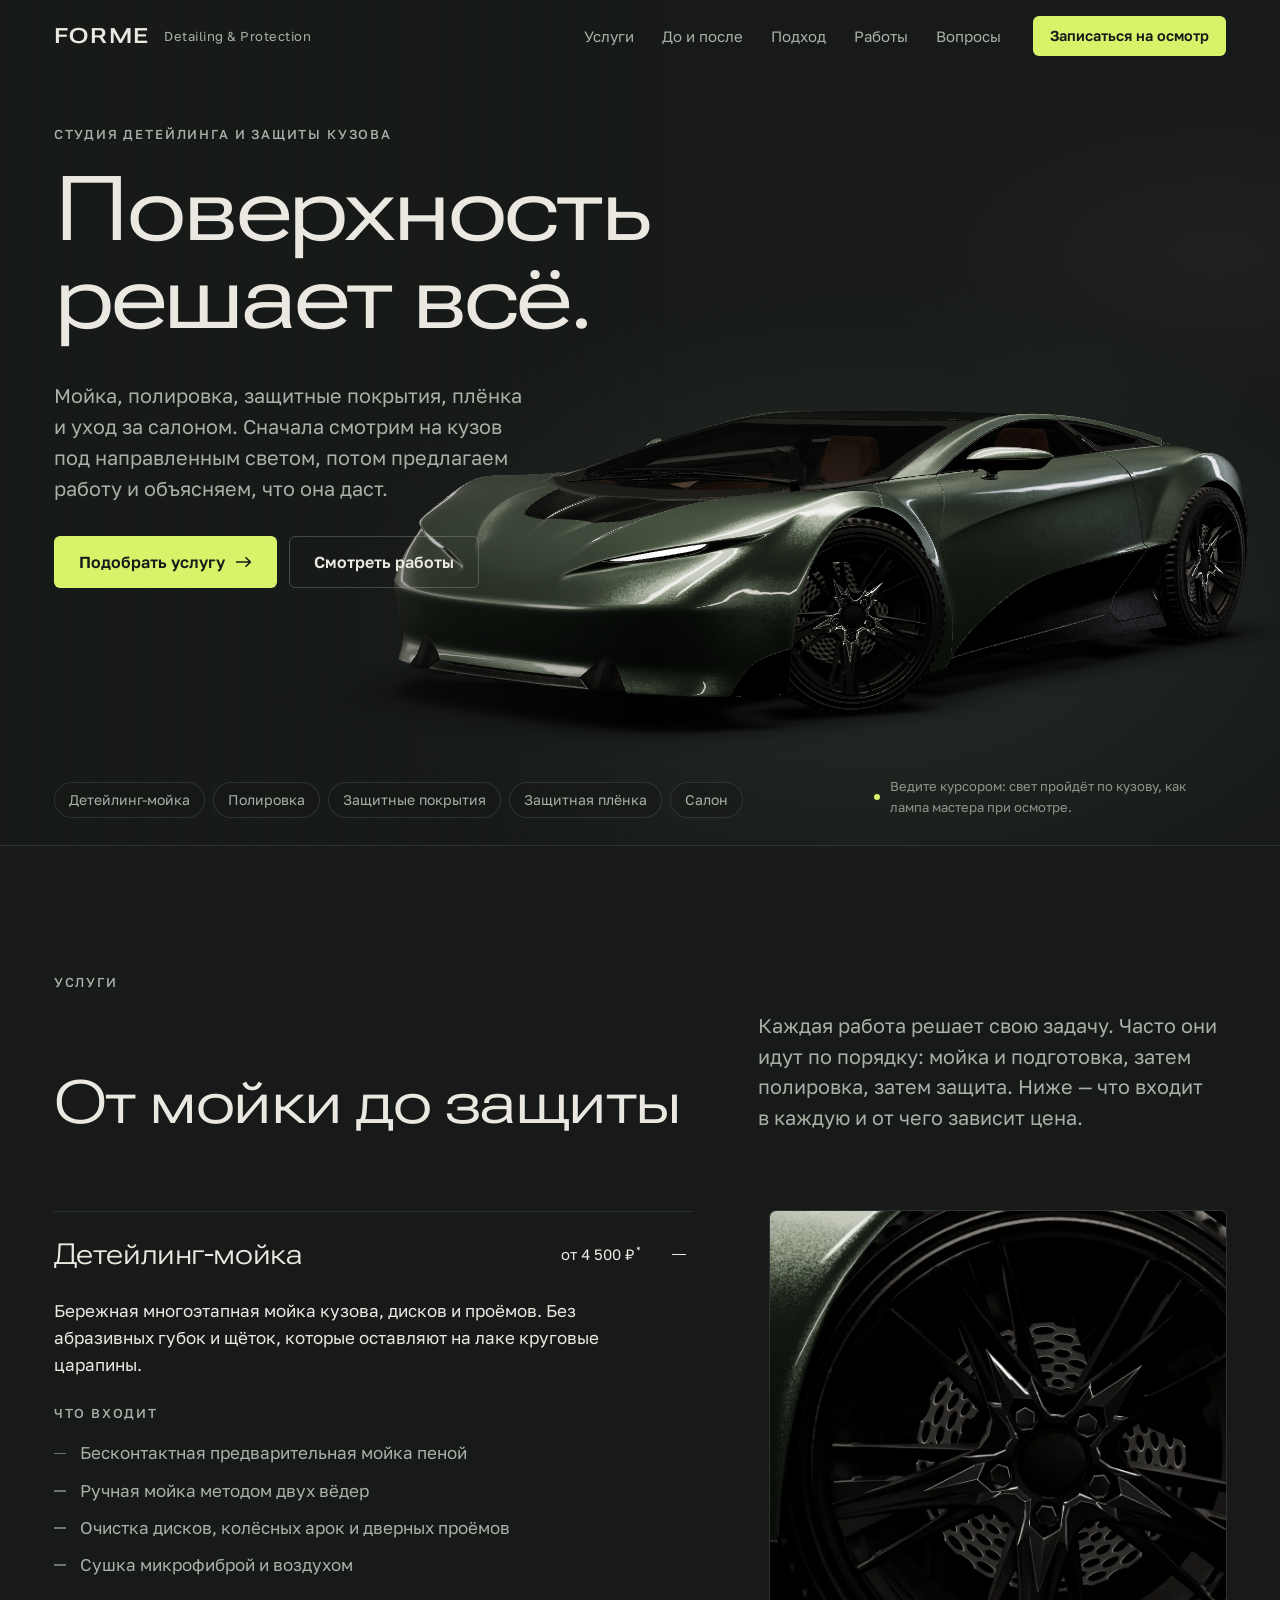
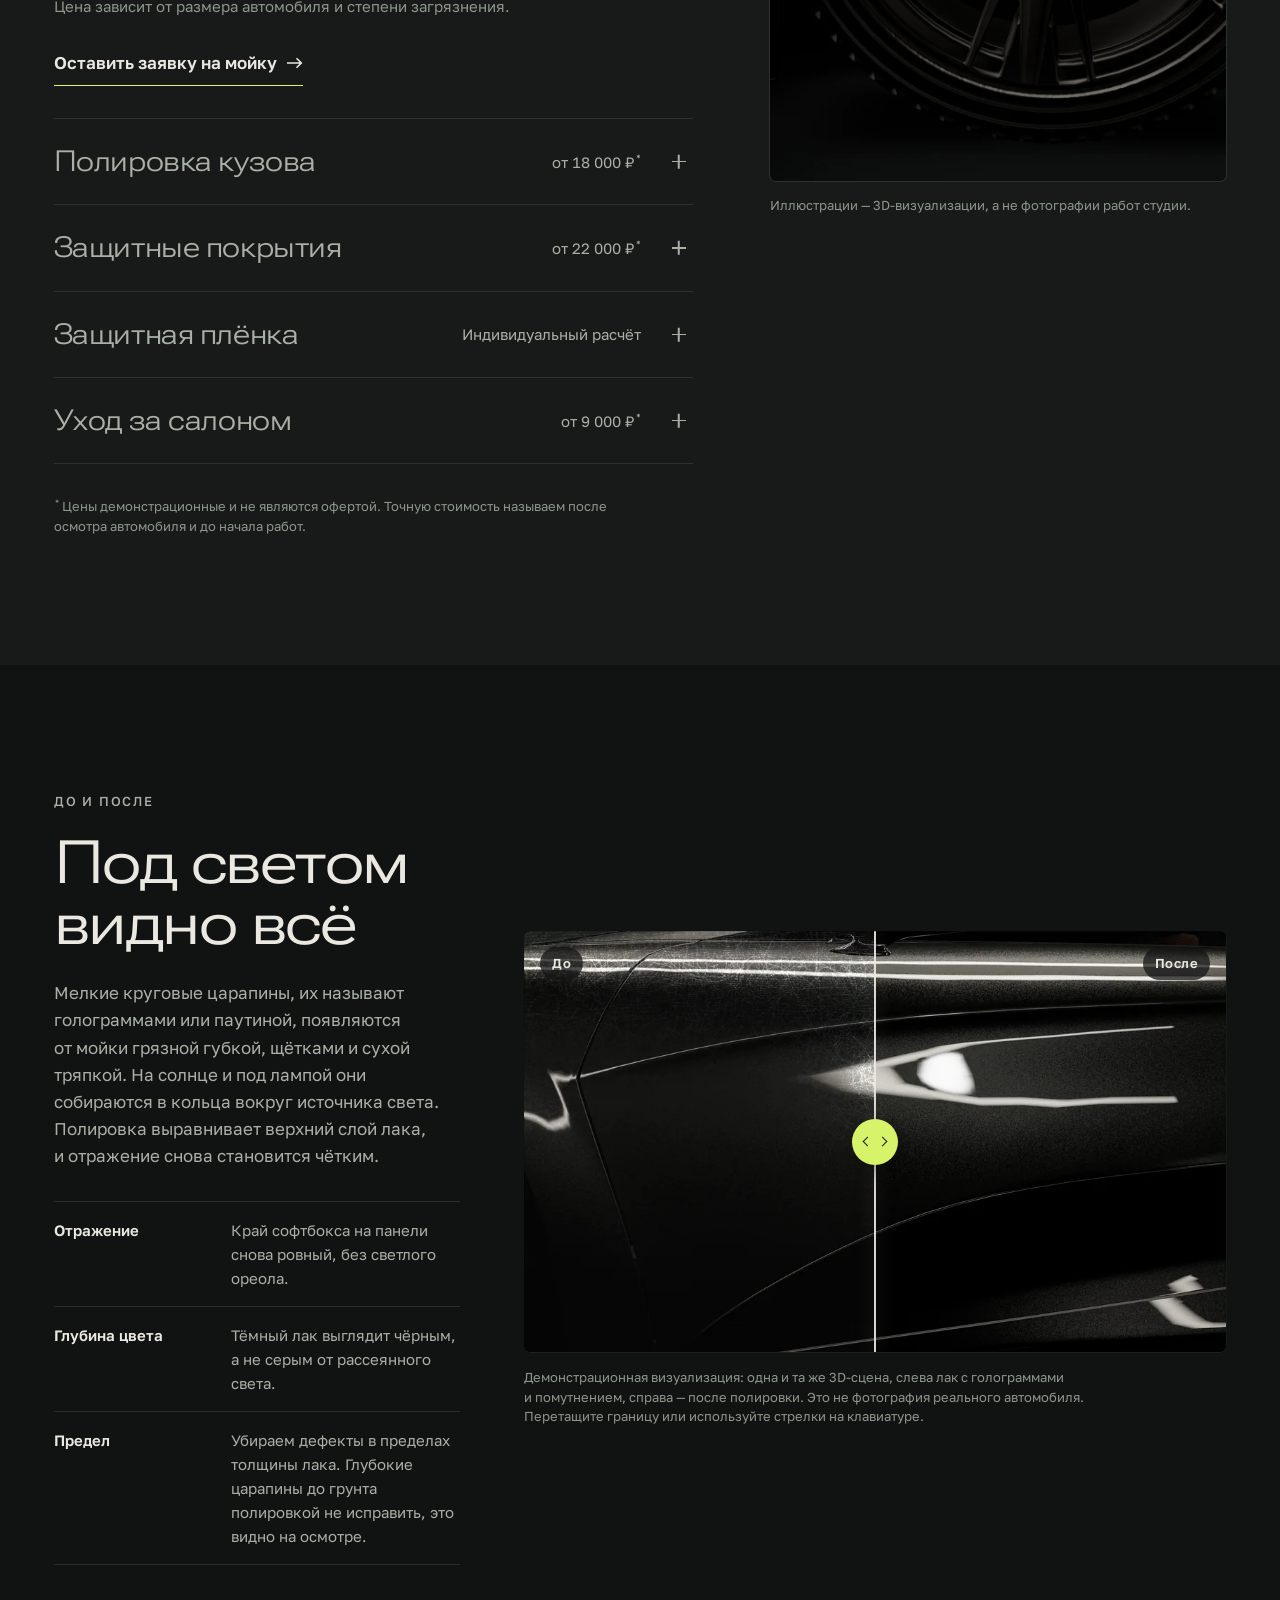
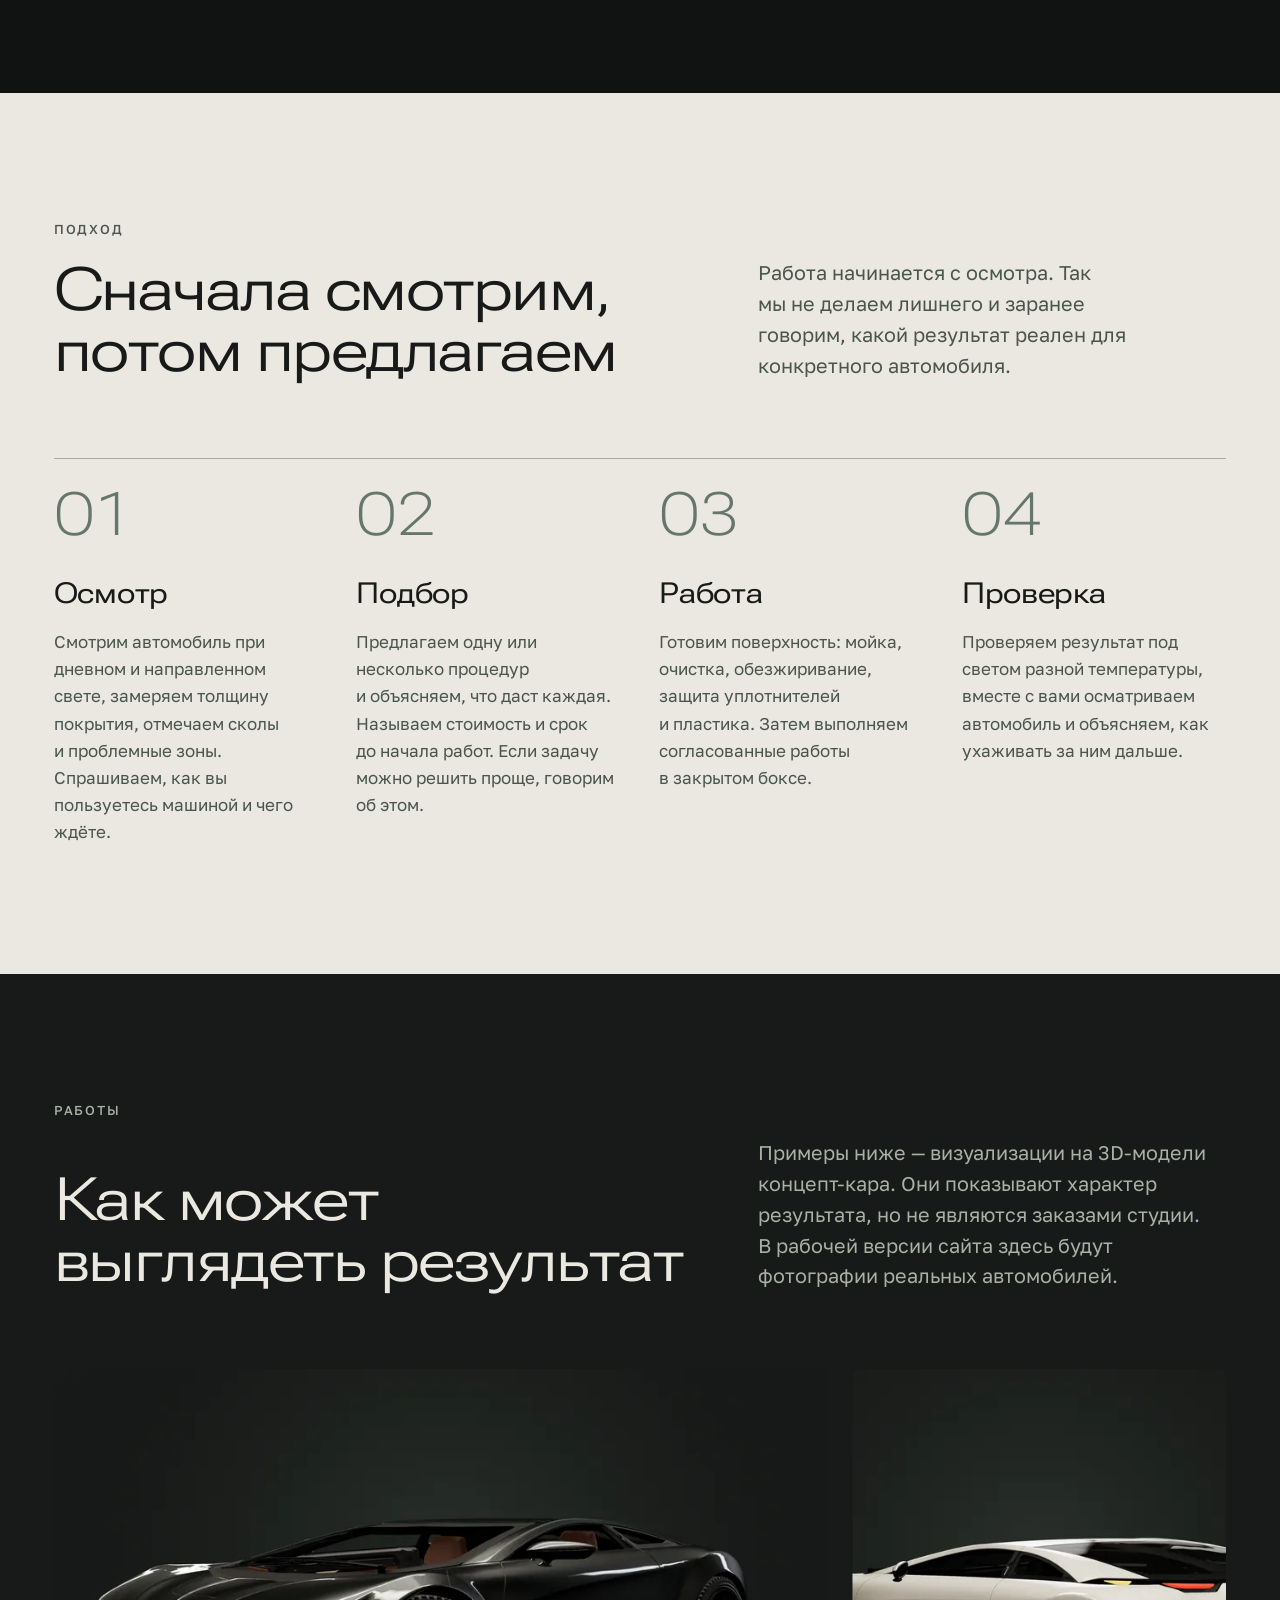
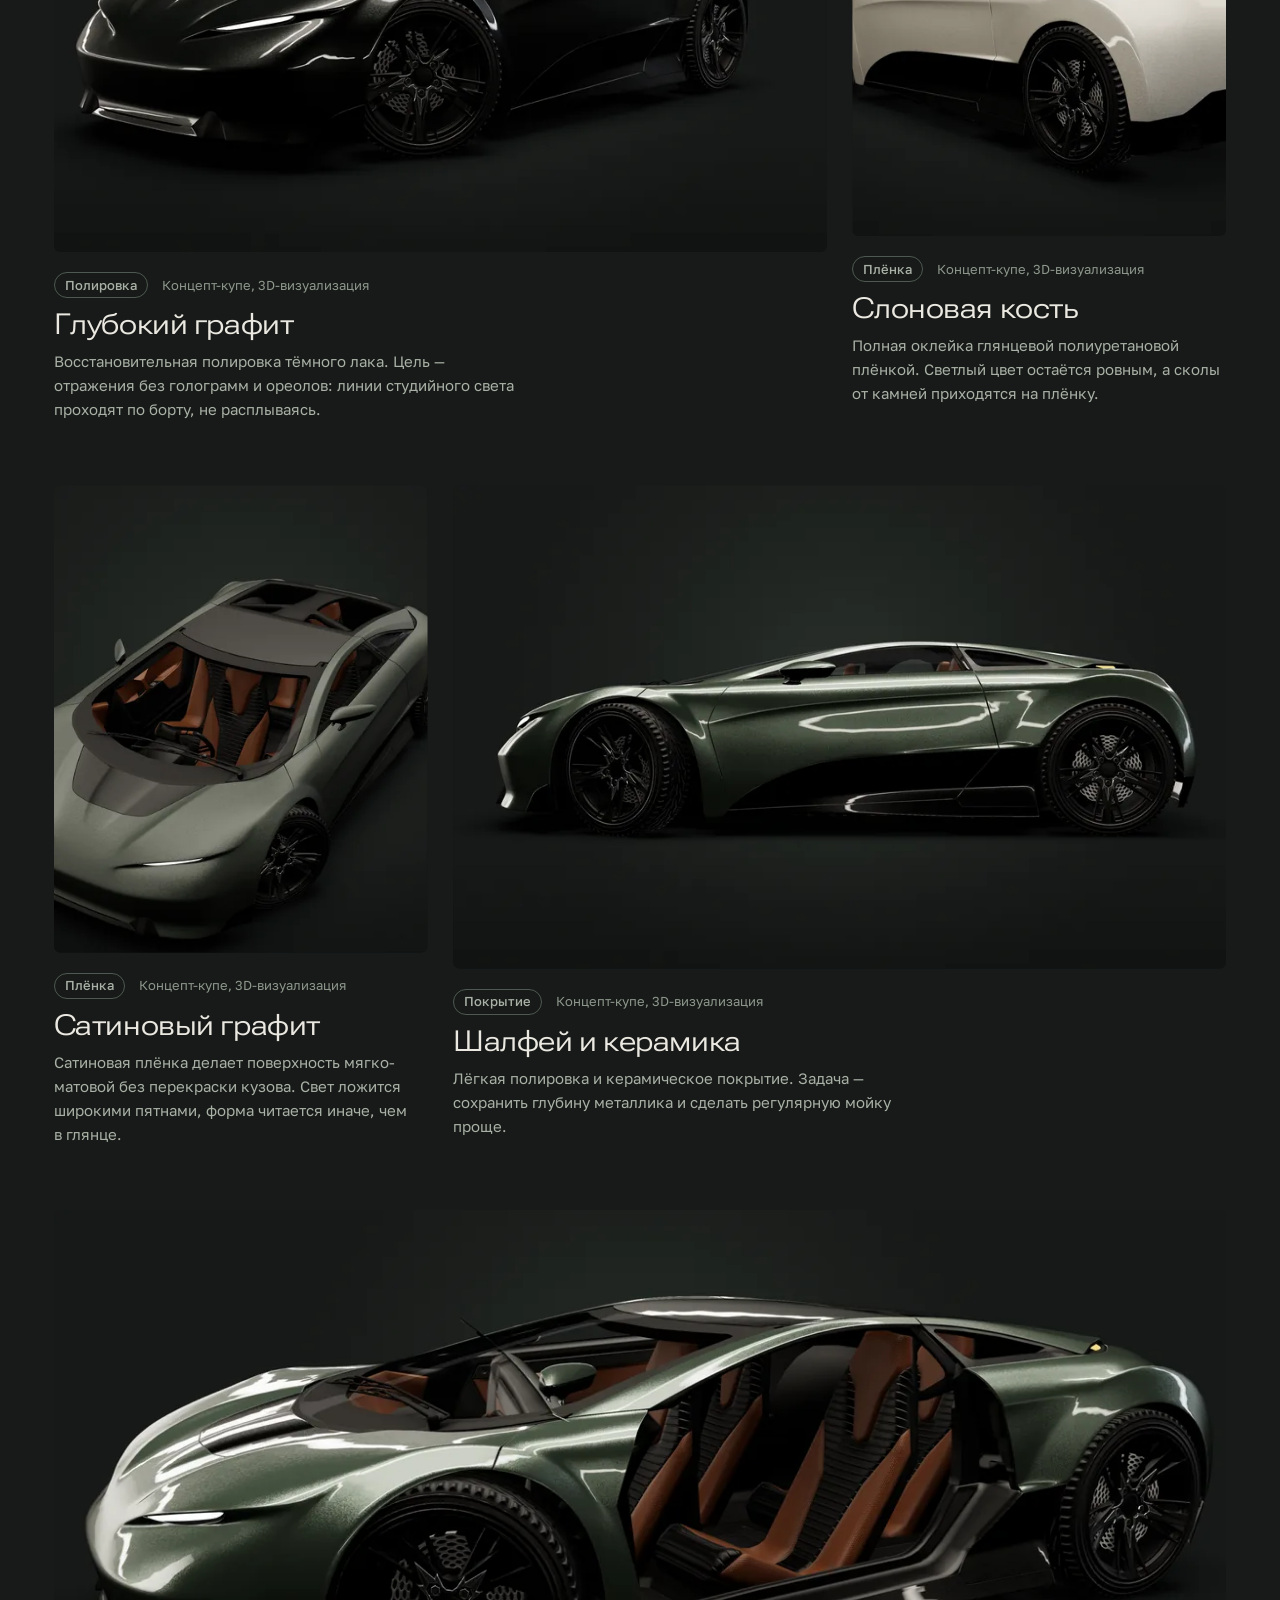
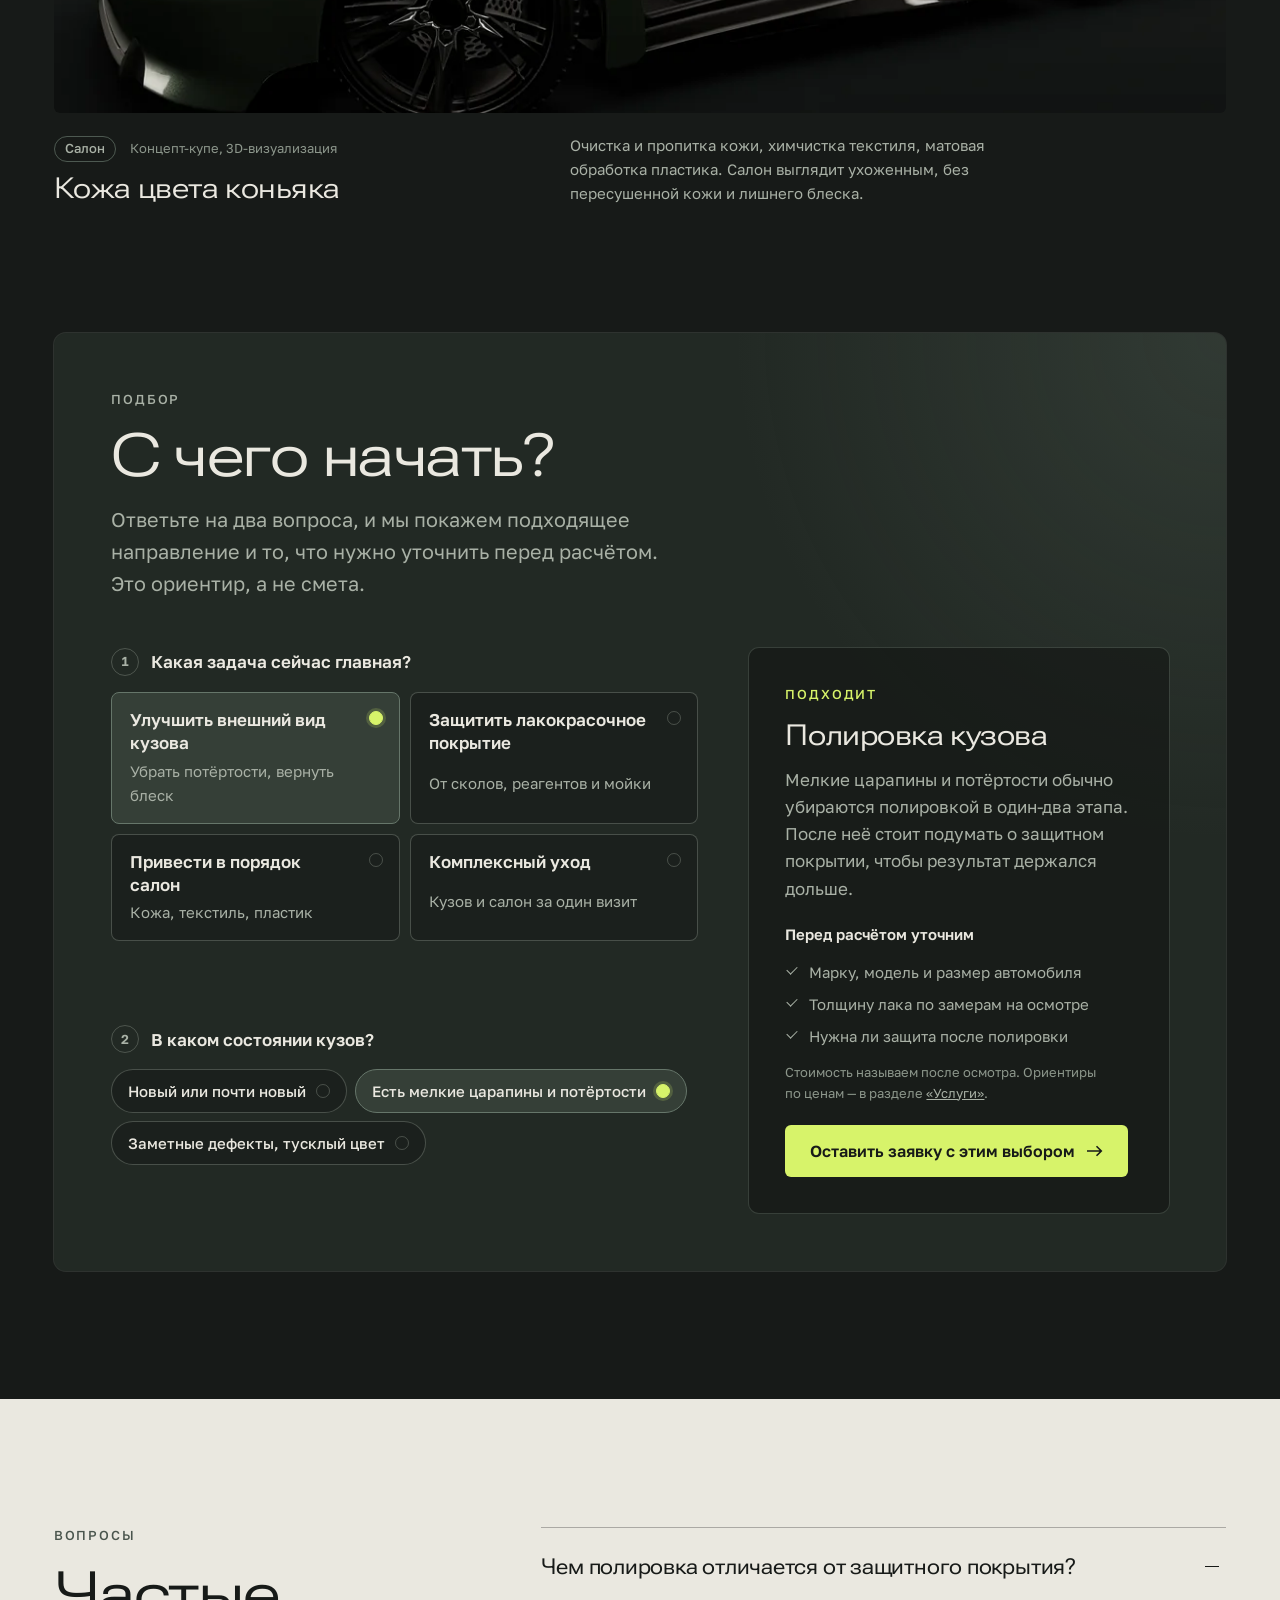
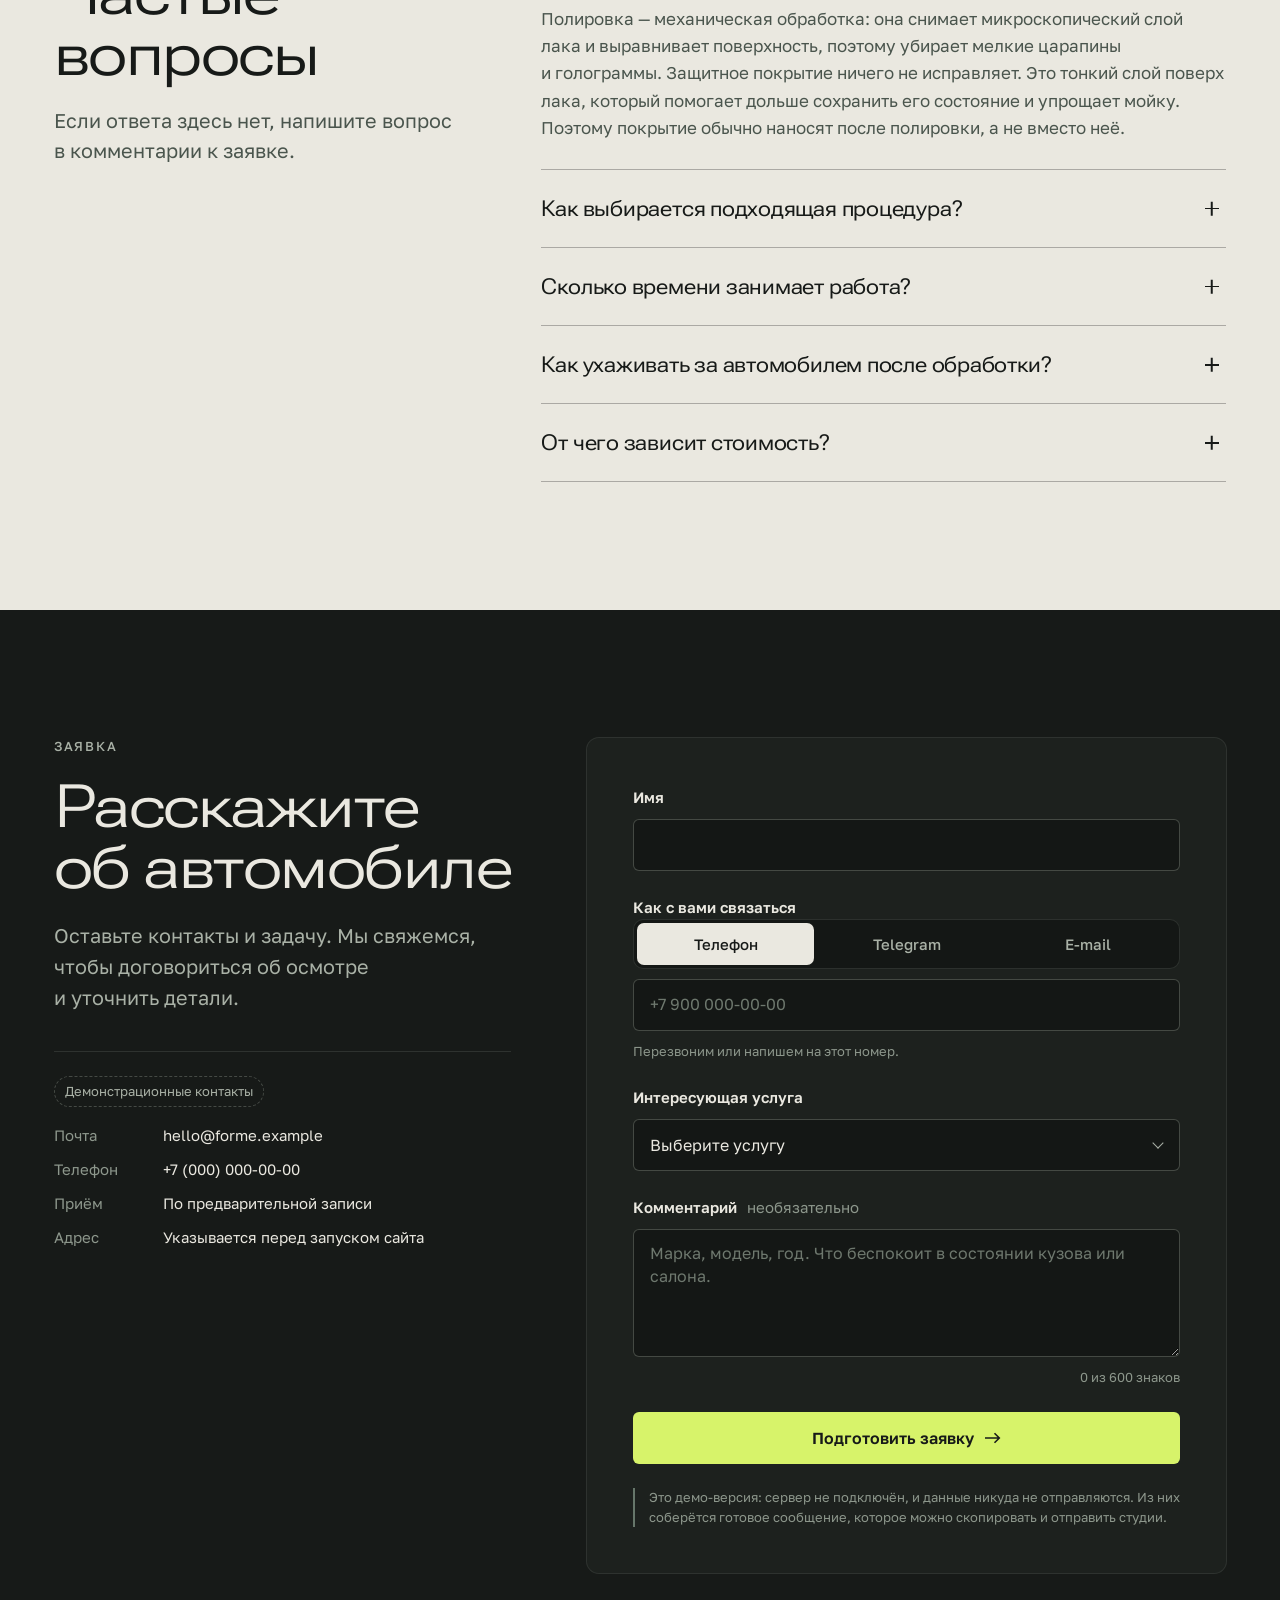
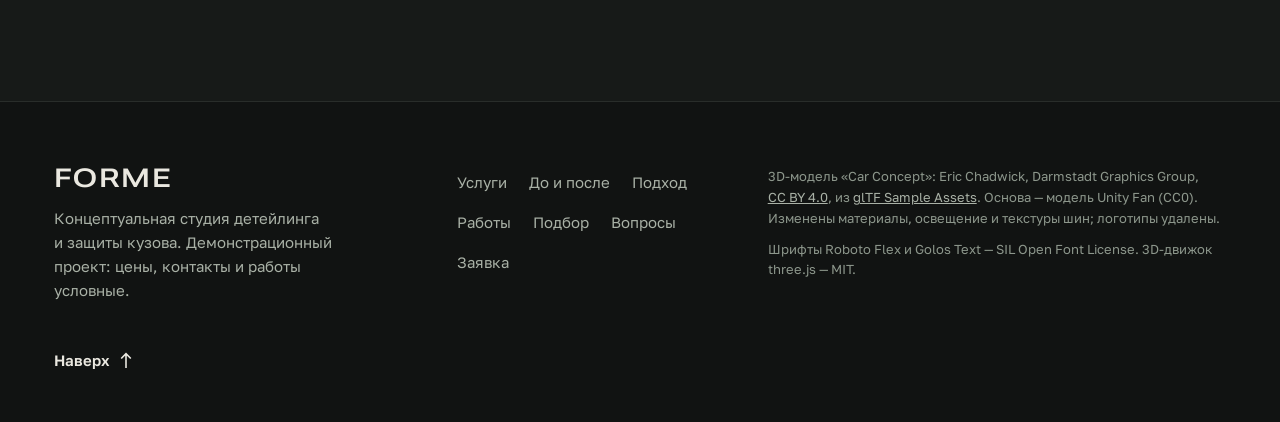
<file: index.html>
<!doctype html>
<html lang="ru">
<head>
<meta charset="utf-8">
<meta name="viewport" content="width=device-width, initial-scale=1, viewport-fit=cover">
<title>FORME Automotive Detailing</title>
<meta name="claude:viewport-fit-sides" content="cover">
<meta name="description" content="FORME — концептуальная студия детейлинга и защиты кузова: мойка, полировка, защитные покрытия, плёнка и уход за салоном. Демонстрационный проект.">
<meta name="theme-color" content="#171A18">
<link rel="icon" href="data:image/svg+xml,%3Csvg xmlns='http://www.w3.org/2000/svg' viewBox='0 0 32 32'%3E%3Crect width='32' height='32' rx='7' fill='%23171A18'/%3E%3Cpath d='M10 7h12v4H14v4h7v4h-7v6h-4z' fill='%23D7F36A'/%3E%3C/svg%3E">
<link rel="apple-touch-icon" href="assets/img/icon-180.png">
<meta property="og:type" content="website">
<meta property="og:locale" content="ru_RU">
<meta property="og:site_name" content="FORME">
<meta property="og:title" content="FORME — студия детейлинга и защиты кузова">
<meta property="og:description" content="Концептуальный сайт студии: услуги с ценами «от», сравнение до/после, подбор услуги и заявка. Демонстрационный проект.">
<meta property="og:image" content="assets/img/og-cover.jpg">
<meta property="og:image:width" content="1200">
<meta property="og:image:height" content="630">
<meta property="og:image:alt" content="Купе цвета шалфея в тёмной студии и заголовок «Поверхность решает всё.»">
<meta name="twitter:card" content="summary_large_image">
<link rel="preload" href="assets/fonts/RobotoFlex-subset.woff" as="font" type="font/woff" crossorigin>
<link rel="preload" href="assets/fonts/GolosText-subset.woff" as="font" type="font/woff" crossorigin>
<script>document.documentElement.classList.add('js');</script>
<link rel="stylesheet" href="css/styles.css">
<script type="importmap">
{ "imports": { "three": "./vendor/three/build/three.module.min.js" } }
</script>
</head>
<body>
<a class="skip-link" href="#main">Перейти к содержанию</a>

<header class="site-header" data-header>
  <div class="wrap site-header__inner">
    <a class="brand" href="#top" aria-label="FORME, в начало страницы">
      <span class="brand__word">FORME</span>
      <span class="brand__desc">Detailing &amp; Protection</span>
    </a>
    <nav class="nav" aria-label="Разделы сайта">
      <ul class="nav__list">
        <li><a href="#services" data-nav>Услуги</a></li>
        <li><a href="#compare" data-nav>До и после</a></li>
        <li><a href="#approach" data-nav>Подход</a></li>
        <li><a href="#works" data-nav>Работы</a></li>
        <li><a href="#faq" data-nav>Вопросы</a></li>
      </ul>
    </nav>
    <a class="btn btn--lime btn--sm site-header__cta" href="#contact">Записаться на осмотр</a>
    <button class="menu-toggle" type="button" aria-expanded="false" aria-controls="mobile-menu" data-menu-toggle>
      <span class="menu-toggle__label">Меню</span>
      <span class="menu-toggle__icon" aria-hidden="true"></span>
    </button>
  </div>
</header>
<div class="mobile-menu" id="mobile-menu" data-menu>
  <nav class="wrap mobile-menu__inner" aria-label="Разделы сайта">
    <ul>
      <li><a href="#services">Услуги</a></li>
      <li><a href="#compare">До и после</a></li>
      <li><a href="#approach">Подход</a></li>
      <li><a href="#works">Работы</a></li>
      <li><a href="#finder">Подбор услуги</a></li>
      <li><a href="#faq">Вопросы</a></li>
    </ul>
    <a class="btn btn--lime" href="#contact">Записаться на осмотр</a>
  </nav>
</div>

<main id="main">

  <!-- 1. HERO -->
  <section class="hero" id="top" aria-labelledby="hero-title" data-hero>
    <div class="hero__stage" data-hero-stage>
      <picture class="hero__poster">
        <source media="(max-width: 899px)" srcset="assets/img/hero-narrow-sm.webp 600w, assets/img/hero-narrow.webp 1200w" sizes="100vw" width="1200" height="800">
        <img src="assets/img/hero-wide.webp" srcset="assets/img/hero-wide-sm.webp 1200w, assets/img/hero-wide.webp 2400w" sizes="100vw" width="2400" height="1350" alt="Концепт-купе цвета шалфея в тёмной студии, по кузову тянутся отражения софтбоксов" fetchpriority="high" decoding="async">
      </picture>
      <canvas class="hero__canvas" aria-hidden="true" data-hero-canvas></canvas>
    </div>

    <div class="wrap hero__head">
      <p class="eyebrow hero__eyebrow">Студия детейлинга и&nbsp;защиты кузова</p>
      <h1 class="hero__title" id="hero-title">
        <span class="line"><span>Поверхность</span></span>
        <span class="line"><span>решает всё.</span></span>
      </h1>
    </div>

    <div class="wrap hero__body">
      <p class="hero__lead">Мойка, полировка, защитные покрытия, плёнка и&nbsp;уход за&nbsp;салоном. Сначала смотрим на&nbsp;кузов под направленным светом, потом предлагаем работу и&nbsp;объясняем, что она даст.</p>
      <div class="hero__actions">
        <a class="btn btn--lime" href="#finder">Подобрать услугу<span class="btn__arrow" aria-hidden="true"></span></a>
        <a class="btn btn--ghost" href="#works">Смотреть работы</a>
      </div>
    </div>

    <div class="wrap hero__foot">
      <ul class="hero__services" aria-label="Направления работы">
        <li><a href="#service-wash" data-open-service="wash">Детейлинг-мойка</a></li>
        <li><a href="#service-polish" data-open-service="polish">Полировка</a></li>
        <li><a href="#service-coating" data-open-service="coating">Защитные покрытия</a></li>
        <li><a href="#service-film" data-open-service="film">Защитная плёнка</a></li>
        <li><a href="#service-interior" data-open-service="interior">Салон</a></li>
      </ul>
      <p class="hero__hint" data-hero-hint hidden>
        <span class="hero__hint-dot" aria-hidden="true"></span>
        Ведите курсором: свет пройдёт по&nbsp;кузову, как лампа мастера при осмотре.
      </p>
    </div>
  </section>

  <!-- 2. SERVICES -->
  <section class="section services" id="services" aria-labelledby="services-title">
    <div class="wrap">
      <div class="section-head">
        <p class="eyebrow">Услуги</p>
        <h2 class="section-title" id="services-title" data-reveal>От&nbsp;мойки до&nbsp;защиты</h2>
        <p class="section-lead" data-reveal>Каждая работа решает свою задачу. Часто они идут по&nbsp;порядку: мойка и&nbsp;подготовка, затем полировка, затем защита. Ниже — что входит в&nbsp;каждую и&nbsp;от&nbsp;чего зависит цена.</p>
      </div>

      <div class="services__layout">
        <div class="services__list" data-services>

          <article class="service is-open" id="service-wash" data-service="wash">
            <h3 class="service__heading">
              <button class="service__toggle" type="button" id="service-wash-btn" aria-expanded="true" aria-controls="service-wash-panel">
                <span class="service__name">Детейлинг-мойка</span>
                <span class="service__price">от&nbsp;4&nbsp;500&nbsp;₽<sup>*</sup></span>
                <span class="service__icon" aria-hidden="true"></span>
              </button>
            </h3>
            <div class="service__panel" id="service-wash-panel" role="region" aria-labelledby="service-wash-btn">
              <div class="service__panel-inner">
                <figure class="service__media-inline">
                  <img src="assets/img/service-wash-sm.webp" srcset="assets/img/service-wash-sm.webp 500w, assets/img/service-wash.webp 1000w" sizes="(max-width: 899px) 92vw, 1px" width="1000" height="1250" loading="lazy" decoding="async" alt="Колёсный диск и арка крупным планом">
                </figure>
                <p class="service__desc">Бережная многоэтапная мойка кузова, дисков и&nbsp;проёмов. Без абразивных губок и&nbsp;щёток, которые оставляют на&nbsp;лаке круговые царапины.</p>
                <h4 class="service__sub">Что входит</h4>
                <ul class="service__includes">
                  <li>Бесконтактная предварительная мойка пеной</li>
                  <li>Ручная мойка методом двух вёдер</li>
                  <li>Очистка дисков, колёсных арок и&nbsp;дверных проёмов</li>
                  <li>Сушка микрофиброй и&nbsp;воздухом</li>
                </ul>
                <p class="service__price-note">Цена зависит от&nbsp;размера автомобиля и&nbsp;степени загрязнения.</p>
                <a class="link-cta" href="#contact" data-pick-service="Детейлинг-мойка">Оставить заявку на&nbsp;мойку<span class="btn__arrow" aria-hidden="true"></span></a>
              </div>
            </div>
          </article>

          <article class="service" id="service-polish" data-service="polish">
            <h3 class="service__heading">
              <button class="service__toggle" type="button" id="service-polish-btn" aria-expanded="false" aria-controls="service-polish-panel">
                <span class="service__name">Полировка кузова</span>
                <span class="service__price">от&nbsp;18&nbsp;000&nbsp;₽<sup>*</sup></span>
                <span class="service__icon" aria-hidden="true"></span>
              </button>
            </h3>
            <div class="service__panel" id="service-polish-panel" role="region" aria-labelledby="service-polish-btn">
              <div class="service__panel-inner">
                <figure class="service__media-inline">
                  <img src="assets/img/service-polish-sm.webp" srcset="assets/img/service-polish-sm.webp 500w, assets/img/service-polish.webp 1000w" sizes="(max-width: 899px) 92vw, 1px" width="1000" height="1250" loading="lazy" decoding="async" alt="Передняя часть графитового кузова с чёткими отражениями студийного света">
                </figure>
                <p class="service__desc">Убирает мелкие царапины, голограммы и&nbsp;помутнение лака, возвращает глубину цвета. Сколько снимать, решаем по&nbsp;замерам толщины покрытия.</p>
                <h4 class="service__sub">Что входит</h4>
                <ul class="service__includes">
                  <li>Замер толщины лакокрасочного покрытия по&nbsp;всем панелям</li>
                  <li>Глубокая мойка и&nbsp;очистка лака глиной</li>
                  <li>Абразивная полировка в&nbsp;один или несколько этапов</li>
                  <li>Финишная доводка и&nbsp;проверка под светом разной температуры</li>
                </ul>
                <p class="service__price-note">Цена зависит от&nbsp;размера автомобиля, твёрдости лака и&nbsp;числа этапов.</p>
                <a class="link-cta" href="#contact" data-pick-service="Полировка кузова">Оставить заявку на&nbsp;полировку<span class="btn__arrow" aria-hidden="true"></span></a>
              </div>
            </div>
          </article>

          <article class="service" id="service-coating" data-service="coating">
            <h3 class="service__heading">
              <button class="service__toggle" type="button" id="service-coating-btn" aria-expanded="false" aria-controls="service-coating-panel">
                <span class="service__name">Защитные покрытия</span>
                <span class="service__price">от&nbsp;22&nbsp;000&nbsp;₽<sup>*</sup></span>
                <span class="service__icon" aria-hidden="true"></span>
              </button>
            </h3>
            <div class="service__panel" id="service-coating-panel" role="region" aria-labelledby="service-coating-btn">
              <div class="service__panel-inner">
                <figure class="service__media-inline">
                  <img src="assets/img/service-coating-sm.webp" srcset="assets/img/service-coating-sm.webp 500w, assets/img/service-coating.webp 1000w" sizes="(max-width: 899px) 92vw, 1px" width="1000" height="1250" loading="lazy" decoding="async" alt="Задняя часть кузова цвета шалфея с глянцевыми отражениями">
                </figure>
                <p class="service__desc">Керамические и&nbsp;полимерные составы создают на&nbsp;лаке тонкий защитный слой. Кузов меньше удерживает грязь, его проще мыть, а&nbsp;результат полировки сохраняется дольше.</p>
                <h4 class="service__sub">Что входит</h4>
                <ul class="service__includes">
                  <li>Подготовка: мойка, очистка и&nbsp;обезжиривание поверхности</li>
                  <li>Нанесение состава по&nbsp;панелям, в&nbsp;один или несколько слоёв</li>
                  <li>Выдержка автомобиля в&nbsp;боксе на&nbsp;время отверждения</li>
                  <li>Рекомендации по&nbsp;мойке и&nbsp;уходу после нанесения</li>
                </ul>
                <p class="service__price-note">Цена зависит от&nbsp;состава, числа слоёв и&nbsp;того, нужна ли полировка перед нанесением.</p>
                <a class="link-cta" href="#contact" data-pick-service="Защитные покрытия">Оставить заявку на&nbsp;покрытие<span class="btn__arrow" aria-hidden="true"></span></a>
              </div>
            </div>
          </article>

          <article class="service" id="service-film" data-service="film">
            <h3 class="service__heading">
              <button class="service__toggle" type="button" id="service-film-btn" aria-expanded="false" aria-controls="service-film-panel">
                <span class="service__name">Защитная плёнка</span>
                <span class="service__price service__price--text">Индивидуальный расчёт</span>
                <span class="service__icon" aria-hidden="true"></span>
              </button>
            </h3>
            <div class="service__panel" id="service-film-panel" role="region" aria-labelledby="service-film-btn">
              <div class="service__panel-inner">
                <figure class="service__media-inline">
                  <img src="assets/img/service-film-sm.webp" srcset="assets/img/service-film-sm.webp 500w, assets/img/service-film.webp 1000w" sizes="(max-width: 899px) 92vw, 1px" width="1000" height="1250" loading="lazy" decoding="async" alt="Передний угол кузова с сатиновой поверхностью и линией фары">
                </figure>
                <p class="service__desc">Полиуретановая плёнка принимает на&nbsp;себя сколы от&nbsp;камней и&nbsp;мелкие царапины. Можно закрыть только зоны риска или весь кузов, в&nbsp;глянце или в&nbsp;сатине.</p>
                <h4 class="service__sub">Что входит</h4>
                <ul class="service__includes">
                  <li>Выбор зон: капот, бампер, фары, пороги или кузов целиком</li>
                  <li>Подготовка поверхности, при необходимости — лёгкая полировка</li>
                  <li>Раскрой по&nbsp;лекалам или по&nbsp;месту</li>
                  <li>Оклейка с&nbsp;заворотом кромок там, где позволяет конструкция</li>
                </ul>
                <p class="service__price-note">Стоимость зависит от&nbsp;выбранных зон, типа плёнки и&nbsp;сложности деталей, поэтому считаем её индивидуально.</p>
                <a class="link-cta" href="#contact" data-pick-service="Защитная плёнка">Оставить заявку на&nbsp;оклейку<span class="btn__arrow" aria-hidden="true"></span></a>
              </div>
            </div>
          </article>

          <article class="service" id="service-interior" data-service="interior">
            <h3 class="service__heading">
              <button class="service__toggle" type="button" id="service-interior-btn" aria-expanded="false" aria-controls="service-interior-panel">
                <span class="service__name">Уход за&nbsp;салоном</span>
                <span class="service__price">от&nbsp;9&nbsp;000&nbsp;₽<sup>*</sup></span>
                <span class="service__icon" aria-hidden="true"></span>
              </button>
            </h3>
            <div class="service__panel" id="service-interior-panel" role="region" aria-labelledby="service-interior-btn">
              <div class="service__panel-inner">
                <figure class="service__media-inline">
                  <img src="assets/img/service-interior-sm.webp" srcset="assets/img/service-interior-sm.webp 500w, assets/img/service-interior.webp 1000w" sizes="(max-width: 899px) 92vw, 1px" width="1000" height="1250" loading="lazy" decoding="async" alt="Кожаные сиденья цвета коньяка в открытом салоне">
                </figure>
                <p class="service__desc">Чистка и&nbsp;защита кожи, текстиля и&nbsp;пластика. Средства подбираем под материал каждой поверхности, чтобы не&nbsp;пересушить кожу и&nbsp;не&nbsp;оставить жирного блеска.</p>
                <h4 class="service__sub">Что входит</h4>
                <ul class="service__includes">
                  <li>Сухая уборка и&nbsp;чистка труднодоступных мест</li>
                  <li>Химчистка сидений, ковров и&nbsp;потолка</li>
                  <li>Очистка и&nbsp;пропитка кожи</li>
                  <li>Обработка пластика с&nbsp;матовым защитным составом</li>
                </ul>
                <p class="service__price-note">Цена зависит от&nbsp;размера салона, материалов отделки и&nbsp;степени загрязнения.</p>
                <a class="link-cta" href="#contact" data-pick-service="Уход за салоном">Оставить заявку на&nbsp;салон<span class="btn__arrow" aria-hidden="true"></span></a>
              </div>
            </div>
          </article>

        </div>

        <div class="services__media" aria-hidden="true">
          <div class="services__frame">
            <img data-service-img="wash" class="is-active" src="assets/img/service-wash.webp" width="1000" height="1250" alt="" decoding="async" loading="lazy">
            <img data-service-img="polish" src="assets/img/service-polish.webp" width="1000" height="1250" alt="" decoding="async" loading="lazy">
            <img data-service-img="coating" src="assets/img/service-coating.webp" width="1000" height="1250" alt="" decoding="async" loading="lazy">
            <img data-service-img="film" src="assets/img/service-film.webp" width="1000" height="1250" alt="" decoding="async" loading="lazy">
            <img data-service-img="interior" src="assets/img/service-interior.webp" width="1000" height="1250" alt="" decoding="async" loading="lazy">
          </div>
          <p class="services__caption">Иллюстрации — 3D-визуализации, а&nbsp;не&nbsp;фотографии работ студии.</p>
        </div>
      </div>

      <p class="footnote"><sup>*</sup> Цены демонстрационные и&nbsp;не&nbsp;являются офертой. Точную стоимость называем после осмотра автомобиля и&nbsp;до&nbsp;начала работ.</p>
    </div>
  </section>

  <!-- 3. BEFORE / AFTER -->
  <section class="section compare" id="compare" aria-labelledby="compare-title">
    <div class="wrap compare__grid">
      <div class="compare__text">
        <p class="eyebrow">До и после</p>
        <h2 class="section-title" id="compare-title" data-reveal>Под светом видно всё</h2>
        <p class="compare__lead" data-reveal>Мелкие круговые царапины, их называют голограммами или паутиной, появляются от&nbsp;мойки грязной губкой, щётками и&nbsp;сухой тряпкой. На&nbsp;солнце и&nbsp;под лампой они собираются в&nbsp;кольца вокруг источника света. Полировка выравнивает верхний слой лака, и&nbsp;отражение снова становится чётким.</p>
        <dl class="compare__facts" data-reveal>
          <div>
            <dt>Отражение</dt>
            <dd>Край софтбокса на&nbsp;панели снова ровный, без светлого ореола.</dd>
          </div>
          <div>
            <dt>Глубина цвета</dt>
            <dd>Тёмный лак выглядит чёрным, а&nbsp;не&nbsp;серым от&nbsp;рассеянного света.</dd>
          </div>
          <div>
            <dt>Предел</dt>
            <dd>Убираем дефекты в&nbsp;пределах толщины лака. Глубокие царапины до&nbsp;грунта полировкой не&nbsp;исправить, это видно на&nbsp;осмотре.</dd>
          </div>
        </dl>
      </div>

      <figure class="compare__figure" data-reveal="media">
        <div class="ba" data-ba>
          <img class="ba__img" src="assets/img/compare-after.webp" srcset="assets/img/compare-after-sm.webp 1000w, assets/img/compare-after.webp 2000w" sizes="(max-width: 899px) 100vw, 62vw" width="2000" height="1200" alt="После полировки: чёткое отражение софтбокса и лампы на чёрной панели двери" loading="lazy" decoding="async" draggable="false">
          <div class="ba__before" data-ba-before>
            <img class="ba__img" src="assets/img/compare-before.webp" srcset="assets/img/compare-before-sm.webp 1000w, assets/img/compare-before.webp 2000w" sizes="(max-width: 899px) 100vw, 62vw" width="2000" height="1200" alt="До полировки: та же панель, отражение размыто, вокруг лампы сетка круговых царапин" loading="lazy" decoding="async" draggable="false">
          </div>
          <span class="ba__label ba__label--before" aria-hidden="true">До</span>
          <span class="ba__label ba__label--after" aria-hidden="true">После</span>
          <div class="ba__divider" data-ba-divider aria-hidden="true"></div>
          <div class="ba__handle" data-ba-handle role="slider" tabindex="0"
               aria-label="Сравнение до и после: граница между изображениями"
               aria-valuemin="0" aria-valuemax="100" aria-valuenow="50"
               aria-valuetext="50 процентов: слева до полировки, справа после">
            <span class="ba__knob" aria-hidden="true"></span>
          </div>
        </div>
        <figcaption class="figcaption">Демонстрационная визуализация: одна и&nbsp;та&nbsp;же 3D-сцена, слева лак с&nbsp;голограммами и&nbsp;помутнением, справа — после полировки. Это не&nbsp;фотография реального автомобиля. Перетащите границу или используйте стрелки на&nbsp;клавиатуре.</figcaption>
      </figure>
    </div>
  </section>

  <!-- 4. APPROACH -->
  <section class="section approach theme-ivory" id="approach" aria-labelledby="approach-title">
    <div class="wrap">
      <div class="section-head">
        <p class="eyebrow">Подход</p>
        <h2 class="section-title" id="approach-title" data-reveal>Сначала смотрим, потом предлагаем</h2>
        <p class="section-lead" data-reveal>Работа начинается с&nbsp;осмотра. Так мы не&nbsp;делаем лишнего и&nbsp;заранее говорим, какой результат реален для конкретного автомобиля.</p>
      </div>
      <ol class="steps" data-steps>
        <li class="step" data-reveal>
          <span class="step__num" aria-hidden="true">01</span>
          <h3 class="step__title">Осмотр</h3>
          <p>Смотрим автомобиль при дневном и&nbsp;направленном свете, замеряем толщину покрытия, отмечаем сколы и&nbsp;проблемные зоны. Спрашиваем, как вы пользуетесь машиной и&nbsp;чего ждёте.</p>
        </li>
        <li class="step" data-reveal>
          <span class="step__num" aria-hidden="true">02</span>
          <h3 class="step__title">Подбор</h3>
          <p>Предлагаем одну или несколько процедур и&nbsp;объясняем, что даст каждая. Называем стоимость и&nbsp;срок до&nbsp;начала работ. Если задачу можно решить проще, говорим об&nbsp;этом.</p>
        </li>
        <li class="step" data-reveal>
          <span class="step__num" aria-hidden="true">03</span>
          <h3 class="step__title">Работа</h3>
          <p>Готовим поверхность: мойка, очистка, обезжиривание, защита уплотнителей и&nbsp;пластика. Затем выполняем согласованные работы в&nbsp;закрытом боксе.</p>
        </li>
        <li class="step" data-reveal>
          <span class="step__num" aria-hidden="true">04</span>
          <h3 class="step__title">Проверка</h3>
          <p>Проверяем результат под светом разной температуры, вместе с&nbsp;вами осматриваем автомобиль и&nbsp;объясняем, как ухаживать за&nbsp;ним дальше.</p>
        </li>
      </ol>
    </div>
  </section>

  <!-- 5. WORKS -->
  <section class="section works" id="works" aria-labelledby="works-title">
    <div class="wrap">
      <div class="section-head">
        <p class="eyebrow">Работы</p>
        <h2 class="section-title" id="works-title" data-reveal>Как может выглядеть результат</h2>
        <p class="section-lead" data-reveal>Примеры ниже — визуализации на&nbsp;3D-модели концепт-кара. Они показывают характер результата, но&nbsp;не&nbsp;являются заказами студии. В&nbsp;рабочей версии сайта здесь будут фотографии реальных автомобилей.</p>
      </div>

      <div class="works__grid">
        <article class="work work--wide" data-reveal="media">
          <div class="work__media" data-light>
            <img src="assets/img/work-graphite-sm.webp" srcset="assets/img/work-graphite-sm.webp 880w, assets/img/work-graphite.webp 1760w" sizes="(max-width: 899px) 92vw, 60vw" width="1760" height="1100" loading="lazy" decoding="async" alt="Графитовое купе в три четверти спереди, по борту ровные линии отражений">
          </div>
          <div class="work__body">
            <p class="work__meta"><span class="tag">Полировка</span><span>Концепт-купе, 3D-визуализация</span></p>
            <h3 class="work__title">Глубокий графит</h3>
            <p class="work__text">Восстановительная полировка тёмного лака. Цель — отражения без голограмм и&nbsp;ореолов: линии студийного света проходят по&nbsp;борту, не&nbsp;расплываясь.</p>
          </div>
        </article>

        <article class="work work--tall" data-reveal="media">
          <div class="work__media" data-light>
            <img src="assets/img/work-ivory-sm.webp" srcset="assets/img/work-ivory-sm.webp 450w, assets/img/work-ivory.webp 900w" sizes="(max-width: 899px) 92vw, 30vw" width="900" height="1125" loading="lazy" decoding="async" alt="Купе цвета слоновой кости, вид сзади в три четверти">
          </div>
          <div class="work__body">
            <p class="work__meta"><span class="tag">Плёнка</span><span>Концепт-купе, 3D-визуализация</span></p>
            <h3 class="work__title">Слоновая кость</h3>
            <p class="work__text">Полная оклейка глянцевой полиуретановой плёнкой. Светлый цвет остаётся ровным, а&nbsp;сколы от&nbsp;камней приходятся на&nbsp;плёнку.</p>
          </div>
        </article>

        <article class="work work--tall" data-reveal="media">
          <div class="work__media" data-light>
            <img src="assets/img/work-satin-sm.webp" srcset="assets/img/work-satin-sm.webp 450w, assets/img/work-satin.webp 900w" sizes="(max-width: 899px) 92vw, 30vw" width="900" height="1125" loading="lazy" decoding="async" alt="Купе с сатиновой поверхностью кузова, вид сверху спереди">
          </div>
          <div class="work__body">
            <p class="work__meta"><span class="tag">Плёнка</span><span>Концепт-купе, 3D-визуализация</span></p>
            <h3 class="work__title">Сатиновый графит</h3>
            <p class="work__text">Сатиновая плёнка делает поверхность мягко-матовой без перекраски кузова. Свет ложится широкими пятнами, форма читается иначе, чем в&nbsp;глянце.</p>
          </div>
        </article>

        <article class="work work--wide" data-reveal="media">
          <div class="work__media" data-light>
            <img src="assets/img/work-sage-sm.webp" srcset="assets/img/work-sage-sm.webp 880w, assets/img/work-sage.webp 1760w" sizes="(max-width: 899px) 92vw, 60vw" width="1760" height="1100" loading="lazy" decoding="async" alt="Купе цвета шалфея в профиль, металлик под глянцевым слоем">
          </div>
          <div class="work__body">
            <p class="work__meta"><span class="tag">Покрытие</span><span>Концепт-купе, 3D-визуализация</span></p>
            <h3 class="work__title">Шалфей и&nbsp;керамика</h3>
            <p class="work__text">Лёгкая полировка и&nbsp;керамическое покрытие. Задача — сохранить глубину металлика и&nbsp;сделать регулярную мойку проще.</p>
          </div>
        </article>

        <article class="work work--pano" data-reveal="media">
          <div class="work__media" data-light>
            <img src="assets/img/work-interior-sm.webp" srcset="assets/img/work-interior-sm.webp 1200w, assets/img/work-interior.webp 2400w" sizes="(max-width: 899px) 92vw, 90vw" width="2400" height="1030" loading="lazy" decoding="async" alt="Купе с поднятой дверью, видны кожаные сиденья цвета коньяка">
          </div>
          <div class="work__body work__body--row">
            <div>
              <p class="work__meta"><span class="tag">Салон</span><span>Концепт-купе, 3D-визуализация</span></p>
              <h3 class="work__title">Кожа цвета коньяка</h3>
            </div>
            <p class="work__text">Очистка и&nbsp;пропитка кожи, химчистка текстиля, матовая обработка пластика. Салон выглядит ухоженным, без пересушенной кожи и&nbsp;лишнего блеска.</p>
          </div>
        </article>
      </div>
    </div>
  </section>

  <!-- 6. FINDER -->
  <section class="section finder" id="finder" aria-labelledby="finder-title">
    <div class="wrap">
      <div class="finder__panel">
        <div class="finder__intro">
          <p class="eyebrow">Подбор</p>
          <h2 class="section-title" id="finder-title">С&nbsp;чего начать?</h2>
          <p>Ответьте на&nbsp;два вопроса, и&nbsp;мы покажем подходящее направление и&nbsp;то, что нужно уточнить перед расчётом. Это ориентир, а&nbsp;не&nbsp;смета.</p>
        </div>

        <form class="finder__form" data-finder aria-describedby="finder-note">
          <fieldset class="q">
            <legend class="q__legend"><span class="q__n" aria-hidden="true">1</span>Какая задача сейчас главная?</legend>
            <div class="choices">
              <label class="choice">
                <input type="radio" name="goal" value="look" checked>
                <span class="choice__body"><span class="choice__title">Улучшить внешний вид кузова</span><span class="choice__hint">Убрать потёртости, вернуть блеск</span></span>
              </label>
              <label class="choice">
                <input type="radio" name="goal" value="protect">
                <span class="choice__body"><span class="choice__title">Защитить лакокрасочное покрытие</span><span class="choice__hint">От&nbsp;сколов, реагентов и&nbsp;мойки</span></span>
              </label>
              <label class="choice">
                <input type="radio" name="goal" value="interior">
                <span class="choice__body"><span class="choice__title">Привести в&nbsp;порядок салон</span><span class="choice__hint">Кожа, текстиль, пластик</span></span>
              </label>
              <label class="choice">
                <input type="radio" name="goal" value="complex">
                <span class="choice__body"><span class="choice__title">Комплексный уход</span><span class="choice__hint">Кузов и&nbsp;салон за&nbsp;один визит</span></span>
              </label>
            </div>
          </fieldset>

          <fieldset class="q">
            <legend class="q__legend"><span class="q__n" aria-hidden="true">2</span><span data-q2-title>В&nbsp;каком состоянии кузов?</span></legend>
            <div class="choices choices--compact" data-q2>
              <label class="choice choice--compact"><input type="radio" name="state" value="new"><span class="choice__body"><span class="choice__title">Новый или почти новый</span></span></label>
              <label class="choice choice--compact"><input type="radio" name="state" value="light" checked><span class="choice__body"><span class="choice__title">Есть мелкие царапины и&nbsp;потёртости</span></span></label>
              <label class="choice choice--compact"><input type="radio" name="state" value="heavy"><span class="choice__body"><span class="choice__title">Заметные дефекты, тусклый цвет</span></span></label>
            </div>
          </fieldset>
        </form>

        <div class="finder__result" data-finder-result aria-live="polite">
          <p class="result__label">Подходит</p>
          <h3 class="result__title" data-r-title>Полировка кузова</h3>
          <p class="result__text" data-r-text>Мелкие царапины и&nbsp;потёртости обычно убираются полировкой в&nbsp;один-два этапа. После неё стоит подумать о&nbsp;защитном покрытии, чтобы результат держался дольше.</p>
          <p class="result__sub">Перед расчётом уточним</p>
          <ul class="result__list" data-r-list>
            <li>Марку, модель и&nbsp;размер автомобиля</li>
            <li>Толщину лака по&nbsp;замерам на&nbsp;осмотре</li>
            <li>Нужна ли защита после полировки</li>
          </ul>
          <p class="result__note" id="finder-note">Стоимость называем после осмотра. Ориентиры по&nbsp;ценам — в&nbsp;разделе <a href="#services">«Услуги»</a>.</p>
          <a class="btn btn--lime" href="#contact" data-finder-apply>Оставить заявку с&nbsp;этим выбором<span class="btn__arrow" aria-hidden="true"></span></a>
        </div>
      </div>
    </div>
  </section>

  <!-- 7. FAQ -->
  <section class="section faq theme-ivory" id="faq" aria-labelledby="faq-title">
    <div class="wrap faq__grid">
      <div class="faq__head">
        <p class="eyebrow">Вопросы</p>
        <h2 class="section-title" id="faq-title" data-reveal>Частые вопросы</h2>
        <p class="section-lead" data-reveal>Если ответа здесь нет, напишите вопрос в&nbsp;комментарии к&nbsp;заявке.</p>
      </div>
      <div class="faq__list" data-faq>
        <div class="faq-item">
          <h3 class="faq-item__heading">
            <button class="faq-item__q" type="button" id="faq-1-btn" aria-expanded="true" aria-controls="faq-1">Чем полировка отличается от&nbsp;защитного покрытия?<span class="faq-item__icon" aria-hidden="true"></span></button>
          </h3>
          <div class="faq-item__a" id="faq-1" role="region" aria-labelledby="faq-1-btn">
            <div class="faq-item__inner"><p>Полировка — механическая обработка: она снимает микроскопический слой лака и&nbsp;выравнивает поверхность, поэтому убирает мелкие царапины и&nbsp;голограммы. Защитное покрытие ничего не&nbsp;исправляет. Это тонкий слой поверх лака, который помогает дольше сохранить его состояние и&nbsp;упрощает мойку. Поэтому покрытие обычно наносят после полировки, а&nbsp;не&nbsp;вместо неё.</p></div>
          </div>
        </div>
        <div class="faq-item">
          <h3 class="faq-item__heading">
            <button class="faq-item__q" type="button" id="faq-2-btn" aria-expanded="false" aria-controls="faq-2">Как выбирается подходящая процедура?<span class="faq-item__icon" aria-hidden="true"></span></button>
          </h3>
          <div class="faq-item__a" id="faq-2" role="region" aria-labelledby="faq-2-btn">
            <div class="faq-item__inner"><p>По&nbsp;результатам осмотра. Смотрим кузов под направленным светом, замеряем толщину покрытия, обсуждаем, где хранится и&nbsp;как часто моется автомобиль, и&nbsp;чего вы ждёте от&nbsp;результата. Если задачу можно решить проще и&nbsp;дешевле, предложим этот вариант.</p></div>
          </div>
        </div>
        <div class="faq-item">
          <h3 class="faq-item__heading">
            <button class="faq-item__q" type="button" id="faq-3-btn" aria-expanded="false" aria-controls="faq-3">Сколько времени занимает работа?<span class="faq-item__icon" aria-hidden="true"></span></button>
          </h3>
          <div class="faq-item__a" id="faq-3" role="region" aria-labelledby="faq-3-btn">
            <div class="faq-item__inner"><p>Зависит от&nbsp;услуги, размера автомобиля и&nbsp;состояния покрытия. Некоторым составам нужно время на&nbsp;отверждение, поэтому автомобиль может остаться в&nbsp;студии дольше, чем длится сама работа. Срок называем после осмотра, до&nbsp;начала работ, и&nbsp;предупреждаем, если он меняется.</p></div>
          </div>
        </div>
        <div class="faq-item">
          <h3 class="faq-item__heading">
            <button class="faq-item__q" type="button" id="faq-4-btn" aria-expanded="false" aria-controls="faq-4">Как ухаживать за&nbsp;автомобилем после обработки?<span class="faq-item__icon" aria-hidden="true"></span></button>
          </h3>
          <div class="faq-item__a" id="faq-4" role="region" aria-labelledby="faq-4-btn">
            <div class="faq-item__inner"><p>После нанесения покрытия первое время лучше не&nbsp;мыть автомобиль и&nbsp;не&nbsp;использовать агрессивную химию. Точный срок зависит от&nbsp;состава, его называем при выдаче. Дальше подойдёт ручная мойка мягким шампунем и&nbsp;чистой микрофиброй. Щётки автоматических моек быстрее всего возвращают голограммы, поэтому их лучше избегать.</p></div>
          </div>
        </div>
        <div class="faq-item">
          <h3 class="faq-item__heading">
            <button class="faq-item__q" type="button" id="faq-5-btn" aria-expanded="false" aria-controls="faq-5">От&nbsp;чего зависит стоимость?<span class="faq-item__icon" aria-hidden="true"></span></button>
          </h3>
          <div class="faq-item__a" id="faq-5" role="region" aria-labelledby="faq-5-btn">
            <div class="faq-item__inner"><p>От&nbsp;размера автомобиля, состояния покрытия, выбранных материалов и&nbsp;объёма работы. Например, полировка сильно изношенного лака требует больше этапов, а&nbsp;плёнку можно нанести на&nbsp;отдельные зоны или на&nbsp;весь кузов. Цены на&nbsp;этом сайте демонстрационные; точную стоимость называем после осмотра.</p></div>
          </div>
        </div>
      </div>
    </div>
  </section>

  <!-- 8. CONTACT -->
  <section class="section contact" id="contact" aria-labelledby="contact-title">
    <div class="wrap contact__grid">
      <div class="contact__intro">
        <p class="eyebrow">Заявка</p>
        <h2 class="section-title" id="contact-title" data-reveal>Расскажите об&nbsp;автомобиле</h2>
        <p class="section-lead" data-reveal>Оставьте контакты и&nbsp;задачу. Мы свяжемся, чтобы договориться об&nbsp;осмотре и&nbsp;уточнить детали.</p>
        <div class="contact__details">
          <p class="demo-badge">Демонстрационные контакты</p>
          <dl class="contact__list">
            <div><dt>Почта</dt><dd><span data-studio-email>hello@forme.example</span></dd></div>
            <div><dt>Телефон</dt><dd>+7 (000) 000-00-00</dd></div>
            <div><dt>Приём</dt><dd>По&nbsp;предварительной записи</dd></div>
            <div><dt>Адрес</dt><dd>Указывается перед запуском сайта</dd></div>
          </dl>
        </div>
      </div>

      <div class="contact__card">
        <form class="form" novalidate data-form aria-describedby="form-note">
          <div class="field" data-field="name">
            <label class="field__label" for="f-name">Имя</label>
            <input class="input" id="f-name" name="name" type="text" autocomplete="name" maxlength="60" required aria-describedby="f-name-err">
            <p class="field__error" id="f-name-err" data-error hidden></p>
          </div>

          <fieldset class="field" data-field="contact">
            <legend class="field__label">Как с&nbsp;вами связаться</legend>
            <div class="segmented">
              <label class="segmented__opt"><input type="radio" name="method" value="phone" checked><span>Телефон</span></label>
              <label class="segmented__opt"><input type="radio" name="method" value="telegram"><span>Telegram</span></label>
              <label class="segmented__opt"><input type="radio" name="method" value="email"><span>E-mail</span></label>
            </div>
            <label class="visually-hidden" for="f-contact" data-contact-label>Номер телефона</label>
            <input class="input" id="f-contact" name="contact" type="tel" inputmode="tel" autocomplete="tel" maxlength="64" placeholder="+7 900 000-00-00" required aria-describedby="f-contact-hint f-contact-err">
            <p class="field__hint" id="f-contact-hint" data-contact-hint>Перезвоним или напишем на&nbsp;этот номер.</p>
            <p class="field__error" id="f-contact-err" data-error hidden></p>
          </fieldset>

          <div class="field" data-field="service">
            <label class="field__label" for="f-service">Интересующая услуга</label>
            <div class="select">
              <select class="input" id="f-service" name="service" required aria-describedby="f-service-err">
                <option value="">Выберите услугу</option>
                <option>Детейлинг-мойка</option>
                <option>Полировка кузова</option>
                <option>Защитные покрытия</option>
                <option>Защитная плёнка</option>
                <option>Уход за салоном</option>
                <option>Комплексный уход</option>
                <option>Пока не знаю, нужна консультация</option>
              </select>
            </div>
            <p class="field__error" id="f-service-err" data-error hidden></p>
          </div>

          <div class="field" data-field="comment">
            <label class="field__label" for="f-comment">Комментарий <span class="field__optional">необязательно</span></label>
            <textarea class="input input--area" id="f-comment" name="comment" rows="4" maxlength="600" placeholder="Марка, модель, год. Что беспокоит в состоянии кузова или салона." aria-describedby="f-comment-count"></textarea>
            <p class="field__counter" id="f-comment-count"><span data-counter>0</span> из 600 знаков</p>
          </div>

          <button class="btn btn--lime btn--block" type="submit">Подготовить заявку<span class="btn__arrow" aria-hidden="true"></span></button>
          <p class="form__note" id="form-note">Это демо-версия: сервер не&nbsp;подключён, и&nbsp;данные никуда не&nbsp;отправляются. Из&nbsp;них соберётся готовое сообщение, которое можно скопировать и&nbsp;отправить студии.</p>
        </form>

        <div class="form-done" data-form-done tabindex="-1" hidden>
          <p class="eyebrow eyebrow--lime">Сообщение готово</p>
          <h3 class="form-done__title">Заявка подготовлена, но&nbsp;ещё не&nbsp;отправлена</h3>
          <p class="form-done__text">На&nbsp;демо-сайте нет сервера для приёма заявок. Скопируйте текст и&nbsp;отправьте его студии удобным способом.</p>
          <label class="visually-hidden" for="f-message">Текст заявки</label>
          <textarea class="input input--area form-done__message" id="f-message" rows="8" readonly data-message></textarea>
          <div class="form-done__actions">
            <button class="btn btn--lime" type="button" data-copy>Скопировать текст</button>
            <a class="btn btn--ghost" href="mailto:hello@forme.example" data-mailto>Открыть в&nbsp;почте</a>
            <button class="btn btn--text" type="button" data-edit>Изменить данные</button>
          </div>
          <p class="form-done__status" role="status" data-copy-status></p>
        </div>
      </div>
    </div>
  </section>
</main>

<footer class="site-footer">
  <div class="wrap site-footer__inner">
    <div class="site-footer__brand">
      <span class="brand__word">FORME</span>
      <p>Концептуальная студия детейлинга и&nbsp;защиты кузова. Демонстрационный проект: цены, контакты и&nbsp;работы условные.</p>
    </div>
    <nav class="site-footer__nav" aria-label="Разделы сайта в подвале">
      <a href="#services">Услуги</a>
      <a href="#compare">До и после</a>
      <a href="#approach">Подход</a>
      <a href="#works">Работы</a>
      <a href="#finder">Подбор</a>
      <a href="#faq">Вопросы</a>
      <a href="#contact">Заявка</a>
    </nav>
    <div class="site-footer__credits">
      <p>3D-модель «Car Concept»: Eric Chadwick, Darmstadt Graphics Group, <a href="https://creativecommons.org/licenses/by/4.0/deed.ru" rel="noopener" target="_blank">CC&nbsp;BY&nbsp;4.0</a>, из&nbsp;<a href="https://github.com/KhronosGroup/glTF-Sample-Assets/tree/main/Models/CarConcept" rel="noopener" target="_blank">glTF Sample Assets</a>. Основа — модель Unity Fan (CC0). Изменены материалы, освещение и&nbsp;текстуры шин; логотипы удалены.</p>
      <p>Шрифты Roboto Flex и&nbsp;Golos Text — SIL Open Font License. 3D-движок three.js — MIT.</p>
    </div>
    <a class="to-top" href="#top">Наверх<span class="to-top__arrow" aria-hidden="true"></span></a>
  </div>
</footer>

<script src="js/main.js" defer></script>
<script type="module" src="js/hero.js"></script>
</body>
</html>
</file>
<file: css/styles.css>
/* =========================================================
   FORME — Automotive Detailing & Protection
   Layout concept: a dark photo studio. Graphite ground, wide
   display type like lettering on a car body, two ivory sections
   as daylight breaks. Lime appears only where an action is.
   ========================================================= */

@font-face {
  font-family: "FORME Display";
  src: url("../assets/fonts/RobotoFlex-subset.woff") format("woff");
  font-weight: 300 800;
  font-stretch: 100% 151%;
  font-display: swap;
}
@font-face {
  font-family: "FORME Text";
  src: url("../assets/fonts/GolosText-subset.woff") format("woff");
  font-weight: 400 700;
  font-display: swap;
}

:root {
  /* palette (brand) */
  --graphite: #171A18;
  --lime: #D7F36A;
  --ivory: #EAE8E0;
  --green: #66766A;
  --sage: #A9B1A6;

  /* derived surfaces */
  --bg: var(--graphite);
  --bg-sunken: #111312;
  --bg-raised: #1D211E;
  --bg-green: #222924;
  --input-bg: #141715;
  --line: rgba(169, 177, 166, 0.16);
  --line-strong: rgba(169, 177, 166, 0.32);

  /* text */
  --text: var(--ivory);
  --text-2: var(--sage);
  --text-3: #8D978C;
  --ink: var(--graphite);
  --ink-2: #4A554D;
  --lime-hover: #E4F894;
  --error: #F2A893;
  --focus: var(--lime);

  /* type */
  --f-display: "FORME Display", "Helvetica Neue", Arial, sans-serif;
  --f-text: "FORME Text", system-ui, -apple-system, "Segoe UI", Roboto, Arial, sans-serif;
  --fs-hero: clamp(2.6rem, 1.15rem + 5.6vw, 7rem);
  --fs-h2: clamp(2rem, 1.25rem + 3.1vw, 4.4rem);
  --fs-h3: clamp(1.3rem, 1.05rem + 0.95vw, 2rem);
  --fs-lead: clamp(1.0625rem, 1rem + 0.3vw, 1.25rem);
  --fs-body: 1.0625rem;
  --fs-small: 0.9375rem;
  --fs-xs: 0.8125rem;

  /* layout */
  --maxw: 1440px;
  --gutter: clamp(16px, 4.2vw, 56px);
  --header-h: 72px;
  --section-y: clamp(88px, 10vw, 168px);
  --radius: 6px;
  --radius-lg: 12px;
  --ease: cubic-bezier(0.2, 0.7, 0.1, 1);

  color-scheme: dark;
}

/* ---------- base ---------- */
*, *::before, *::after { box-sizing: border-box; }
html {
  -webkit-text-size-adjust: 100%;
  scroll-behavior: smooth;
  scroll-padding-top: calc(var(--header-h) + 8px);
  background: var(--bg);
}
body {
  margin: 0;
  background: var(--bg);
  color: var(--text);
  font-family: var(--f-text);
  font-size: var(--fs-body);
  line-height: 1.6;
  -webkit-font-smoothing: antialiased;
  -moz-osx-font-smoothing: grayscale;
  text-rendering: optimizeLegibility;
  overflow-x: hidden;
}
body::before {
  content: "";
  position: fixed;
  inset: 0 0 auto;
  height: env(safe-area-inset-top, 0px);
  z-index: 60;
  background: var(--bg);
}
[hidden] { display: none !important; }
img { max-width: 100%; display: block; }
a { color: inherit; }
h1, h2, h3, h4, p, ul, ol, dl, dd, figure { margin: 0; }
ul, ol { padding: 0; list-style: none; }
button, input, select, textarea { font: inherit; color: inherit; }
button { cursor: pointer; }
::selection { background: var(--lime); color: var(--graphite); }

:focus-visible {
  outline: 2px solid var(--focus);
  outline-offset: 3px;
  border-radius: 2px;
}

.visually-hidden {
  position: absolute !important;
  width: 1px; height: 1px;
  padding: 0; margin: -1px;
  overflow: hidden; clip: rect(0 0 0 0);
  white-space: nowrap; border: 0;
}
.skip-link {
  position: fixed;
  top: calc(env(safe-area-inset-top, 0px) + 8px);
  left: max(16px, env(safe-area-inset-left, 0px));
  z-index: 100;
  padding: 10px 16px;
  background: var(--lime);
  color: var(--graphite);
  font-weight: 600;
  border-radius: var(--radius);
  transform: translateY(-160%);
  transition: transform 0.2s;
}
.skip-link:focus { transform: none; }

.wrap {
  width: 100%;
  max-width: var(--maxw);
  margin-inline: auto;
  padding-left: max(var(--gutter), env(safe-area-inset-left, 0px));
  padding-right: max(var(--gutter), env(safe-area-inset-right, 0px));
}

/* ---------- type ---------- */
.eyebrow {
  font-family: var(--f-text);
  font-size: var(--fs-xs);
  font-weight: 500;
  letter-spacing: 0.14em;
  text-transform: uppercase;
  color: var(--text-2);
  line-height: 1.3;
}
.eyebrow--lime { color: var(--lime); }

.section-title {
  font-family: var(--f-display);
  font-size: var(--fs-h2);
  font-weight: 440;
  font-stretch: 151%;
  letter-spacing: -0.025em;
  line-height: 1.02;
  text-wrap: balance;
}
.section-lead {
  font-size: var(--fs-lead);
  line-height: 1.55;
  color: var(--text-2);
  max-width: 46ch;
  text-wrap: pretty;
}

.section { padding-block: var(--section-y); position: relative; }
.section-head {
  display: grid;
  gap: 20px 48px;
  margin-bottom: clamp(48px, 6vw, 88px);
}
.section-head .eyebrow { grid-column: 1 / -1; }
@media (min-width: 900px) {
  .section-head { grid-template-columns: minmax(0, 7fr) minmax(0, 5fr); align-items: end; }
  .section-head .section-lead { justify-self: end; }
}

.footnote, .figcaption {
  font-size: var(--fs-xs);
  line-height: 1.5;
  color: var(--text-3);
  max-width: 72ch;
}
.footnote { margin-top: 32px; }
.figcaption { margin-top: 16px; }

/* ---------- buttons ---------- */
.btn {
  display: inline-flex;
  align-items: center;
  justify-content: center;
  gap: 0.7em;
  min-height: 52px;
  padding: 0 24px;
  border: 1px solid transparent;
  border-radius: var(--radius);
  font-family: var(--f-text);
  font-size: 1rem;
  font-weight: 600;
  line-height: 1.15;
  text-decoration: none;
  text-align: center;
  white-space: nowrap;
  background: none;
  transition: background-color 0.25s, color 0.25s, border-color 0.25s, transform 0.25s var(--ease);
}
.btn--sm { min-height: 40px; padding: 0 16px; font-size: 0.9rem; }
.btn--block { width: 100%; }
.btn--lime { background: var(--lime); color: var(--graphite); }
.btn--lime:hover { background: var(--lime-hover); }
.btn--lime:focus-visible { outline-color: var(--ivory); }
.btn--ghost { border-color: var(--line-strong); color: var(--text); }
.btn--ghost:hover { border-color: var(--ivory); background: rgba(234, 232, 224, 0.06); }
.btn--text {
  min-height: 44px;
  padding: 0 4px;
  color: var(--text-2);
  text-decoration: underline;
  text-underline-offset: 4px;
  text-decoration-color: var(--line-strong);
}
.btn--text:hover { color: var(--text); text-decoration-color: currentColor; }
.btn:active { transform: translateY(1px); }

.btn__arrow {
  display: inline-block;
  width: 16px;
  height: 12px;
  flex: none;
  background: currentColor;
  -webkit-mask: url("data:image/svg+xml,%3Csvg xmlns='http://www.w3.org/2000/svg' viewBox='0 0 16 12'%3E%3Cpath d='M0 6h14M9.5 1.2 14.3 6l-4.8 4.8' fill='none' stroke='black' stroke-width='1.6'/%3E%3C/svg%3E") center / contain no-repeat;
          mask: url("data:image/svg+xml,%3Csvg xmlns='http://www.w3.org/2000/svg' viewBox='0 0 16 12'%3E%3Cpath d='M0 6h14M9.5 1.2 14.3 6l-4.8 4.8' fill='none' stroke='black' stroke-width='1.6'/%3E%3C/svg%3E") center / contain no-repeat;
  transition: transform 0.3s var(--ease);
}
.btn:hover .btn__arrow, .link-cta:hover .btn__arrow { transform: translateX(4px); }

.link-cta {
  display: inline-flex;
  align-items: center;
  gap: 0.6em;
  min-height: 44px;
  font-weight: 600;
  color: var(--text);
  text-decoration: none;
  border-bottom: 1px solid var(--lime);
  padding-bottom: 2px;
  transition: color 0.2s;
}
.link-cta:hover { color: var(--lime); }

/* ---------- header ---------- */
.site-header {
  position: fixed;
  top: 0; left: 0; right: 0;
  z-index: 50;
  padding-top: env(safe-area-inset-top, 0px);
  transition: background-color 0.35s, border-color 0.35s, transform 0.4s var(--ease);
  border-bottom: 1px solid transparent;
}
.site-header.is-scrolled {
  background: rgba(17, 19, 18, 0.86);
  -webkit-backdrop-filter: blur(14px) saturate(1.2);
          backdrop-filter: blur(14px) saturate(1.2);
  border-bottom-color: var(--line);
}
.site-header.is-hidden { transform: translateY(-100%); }
.site-header__inner {
  height: var(--header-h);
  display: flex;
  align-items: center;
  gap: 32px;
}
.brand {
  display: inline-flex;
  align-items: center;
  min-height: 44px;
  gap: 14px;
  text-decoration: none;
  margin-right: auto;
}
.brand__word {
  font-family: var(--f-display);
  font-weight: 640;
  font-stretch: 151%;
  font-size: 1.3rem;
  letter-spacing: 0.08em;
  line-height: 1;
}
.brand__desc {
  font-size: var(--fs-xs);
  color: var(--text-2);
  letter-spacing: 0.04em;
}
.nav__list { display: flex; gap: 28px; }
.nav__list a {
  position: relative;
  font-size: 0.9375rem;
  color: var(--text-2);
  text-decoration: none;
  padding-block: 8px;
  transition: color 0.2s;
}
.nav__list a::after {
  content: "";
  position: absolute;
  left: 0; right: 0; bottom: 2px;
  height: 1px;
  background: var(--ivory);
  transform: scaleX(0);
  transform-origin: left;
  transition: transform 0.35s var(--ease);
}
.nav__list a:hover, .nav__list a[aria-current="true"] { color: var(--text); }
.nav__list a:hover::after, .nav__list a[aria-current="true"]::after { transform: scaleX(1); }

.menu-toggle {
  display: none;
  align-items: center;
  gap: 12px;
  min-height: 44px;
  padding: 0 4px;
  background: none;
  border: 0;
  font-size: 0.9375rem;
  font-weight: 500;
}
.menu-toggle__icon { position: relative; width: 22px; height: 10px; }
.menu-toggle__icon::before, .menu-toggle__icon::after {
  content: "";
  position: absolute;
  left: 0; right: 0;
  height: 1.5px;
  background: currentColor;
  transition: transform 0.3s var(--ease), top 0.3s var(--ease);
}
.menu-toggle__icon::before { top: 0; }
.menu-toggle__icon::after { top: 8.5px; }
.menu-toggle[aria-expanded="true"] .menu-toggle__icon::before { top: 4.25px; transform: rotate(45deg); }
.menu-toggle[aria-expanded="true"] .menu-toggle__icon::after { top: 4.25px; transform: rotate(-45deg); }

.mobile-menu {
  display: none;
}
@media (max-width: 1099px) {
  .nav { display: none; }
  .brand__desc { display: none; }
}
@media (max-width: 899px) {
  .site-header__cta { display: none; }
  .menu-toggle { display: inline-flex; }
  .mobile-menu {
    display: block;
    position: fixed;
    inset: calc(var(--header-h) + env(safe-area-inset-top, 0px)) 0 0 0;
    z-index: 45;
    background: var(--bg);
    padding-bottom: env(safe-area-inset-bottom, 0px);
    visibility: hidden;
    opacity: 0;
    transform: translateY(-8px);
    transition: opacity 0.3s, transform 0.35s var(--ease), visibility 0s 0.35s;
    overflow-y: auto;
  }
  .mobile-menu.is-open {
    visibility: visible;
    opacity: 1;
    transform: none;
    transition: opacity 0.3s, transform 0.35s var(--ease), visibility 0s;
  }
  .site-header.menu-open { background: var(--bg); border-bottom-color: var(--line); }
  .mobile-menu__inner { padding-block: 24px 40px; display: grid; gap: 32px; }
  .mobile-menu ul { border-top: 1px solid var(--line); }
  .mobile-menu li a {
    display: block;
    padding: 18px 0;
    border-bottom: 1px solid var(--line);
    font-family: var(--f-display);
    font-stretch: 140%;
    font-size: 1.5rem;
    font-weight: 440;
    text-decoration: none;
  }
}

/* ---------- hero ---------- */
.hero {
  position: relative;
  isolation: isolate;
  overflow: hidden;
  display: grid;
  grid-template-rows: auto auto 1fr auto;
  min-height: clamp(660px, 94svh, 1000px);
  padding-top: calc(var(--header-h) + env(safe-area-inset-top, 0px) + clamp(28px, 6vh, 80px));
  background:
    radial-gradient(60% 55% at 68% 72%, rgba(102, 118, 106, 0.2), transparent 70%),
    radial-gradient(40% 30% at calc(var(--lx, 0.6) * 100%) 30%, rgba(234, 232, 224, 0.035), transparent 70%),
    var(--bg);
}
.hero::after {
  /* floor line of the studio */
  content: "";
  position: absolute;
  left: 0; right: 0;
  bottom: 0;
  height: 1px;
  background: var(--line);
}
.hero__stage {
  position: absolute;
  inset: 0;
  z-index: -1;
}
.hero__stage::after {
  /* keeps the headline readable where it meets the car */
  content: "";
  position: absolute;
  inset: 0;
  background: linear-gradient(90deg, rgba(23, 26, 24, 0.82) 0%, rgba(23, 26, 24, 0.35) 32%, rgba(23, 26, 24, 0) 52%);
  pointer-events: none;
}
.hero__poster, .hero__poster img, .hero__canvas {
  position: absolute;
  inset: 0;
  width: 100%;
  height: 100%;
}
.hero__poster img { object-fit: cover; object-position: right center; }
.hero__canvas {
  opacity: 0;
  transition: opacity 0.9s ease;
}
.hero__canvas.is-ready { opacity: 1; }
.hero__poster { transition: opacity 0.9s ease 0.2s; }
.hero__stage.is-live .hero__poster { opacity: 0; }

.hero__eyebrow { margin-bottom: 22px; }
.hero__title {
  font-family: var(--f-display);
  font-size: var(--fs-hero);
  font-weight: 460;
  font-stretch: 151%;
  letter-spacing: -0.03em;
  line-height: 0.98;
  max-width: 11ch;
}
.hero__title .line { display: block; overflow: hidden; padding-bottom: 0.06em; margin-bottom: -0.06em; }
.hero__title .line > span { display: block; animation: rise 1s var(--ease) both; }
.hero__title .line:nth-child(2) > span { animation-delay: 0.08s; }
@keyframes rise { from { transform: translateY(105%); } to { transform: none; } }

.hero__body { margin-top: clamp(24px, 3.4vw, 40px); }
.hero__lead {
  max-width: min(34rem, 37vw);
  font-size: var(--fs-lead);
  line-height: 1.55;
  color: var(--text-2);
  animation: fade-up 0.9s var(--ease) 0.25s both;
}
.hero__actions {
  display: flex;
  flex-wrap: wrap;
  gap: 12px;
  margin-top: 32px;
  animation: fade-up 0.9s var(--ease) 0.35s both;
}
@keyframes fade-up { from { opacity: 0; transform: translateY(12px); } to { opacity: 1; transform: none; } }

.hero__foot {
  display: flex;
  flex-wrap: wrap;
  align-items: flex-end;
  justify-content: space-between;
  gap: 16px 32px;
  padding-block: 40px 28px;
}
.hero__services { display: flex; flex-wrap: wrap; gap: 8px; }
.hero__services a {
  display: inline-flex;
  align-items: center;
  min-height: 36px;
  padding: 0 14px;
  border: 1px solid var(--line);
  border-radius: 999px;
  font-size: 0.875rem;
  color: var(--text-2);
  text-decoration: none;
  background: rgba(23, 26, 24, 0.45);
  transition: color 0.2s, border-color 0.2s, background-color 0.2s;
}
.hero__services a:hover { color: var(--text); border-color: var(--line-strong); background: rgba(23, 26, 24, 0.75); }
.hero__hint {
  display: flex;
  align-items: center;
  gap: 10px;
  font-size: var(--fs-xs);
  color: var(--text-3);
  max-width: 44ch;
}
.hero__hint-dot {
  width: 6px; height: 6px;
  flex: none;
  border-radius: 50%;
  background: var(--lime);
}

@media (min-width: 900px) {
  .hero__head, .hero__body { max-width: var(--maxw); }
  .hero__lead, .hero__actions { position: relative; }
}

@media (max-width: 899px) {
  .hero {
    grid-template-rows: auto auto auto auto;
    min-height: 0;
    padding-top: calc(var(--header-h) + env(safe-area-inset-top, 0px) + 28px);
  }
  .hero__stage {
    position: relative;
    inset: auto;
    z-index: 0;
    grid-row: 2;
    aspect-ratio: 3 / 2;
    margin-block: 8px 4px;
  }
  .hero__stage {
    /* края сцены растворяются в фоне первого экрана: без резкой границы под машиной */
    -webkit-mask-image: linear-gradient(180deg, transparent 0, #000 10%, #000 70%, transparent 100%);
    mask-image: linear-gradient(180deg, transparent 0, #000 10%, #000 70%, transparent 100%);
  }
  .hero__stage::after { background: none; }
  .hero__poster img { object-position: center; }
  .hero__head { grid-row: 1; }
  .hero__body { grid-row: 3; margin-top: 0; position: relative; z-index: 1; }
  .hero__foot { grid-row: 4; padding-block: 36px 28px; }
  .hero__title { font-stretch: 132%; }
  .hero__lead { max-width: 34rem; }
}
@media (max-width: 380px) {
  .hero__title { font-stretch: 118%; }
}

/* ---------- services ---------- */
.services__layout {
  display: grid;
  gap: 48px;
}
.service { border-top: 1px solid var(--line); }
.service:last-child { border-bottom: 1px solid var(--line); }
.service__heading { font: inherit; }
.service__toggle {
  width: 100%;
  display: grid;
  grid-template-columns: minmax(0, 1fr) auto 28px;
  align-items: center;
  gap: 16px 24px;
  padding: 26px 0;
  background: none;
  border: 0;
  text-align: left;
  color: var(--text-2);
  transition: color 0.25s;
}
.service__toggle:hover, .service.is-open .service__toggle { color: var(--text); }
.service__name {
  font-family: var(--f-display);
  font-size: var(--fs-h3);
  font-weight: 420;
  font-stretch: 140%;
  letter-spacing: -0.015em;
  line-height: 1.15;
  transition: transform 0.4s var(--ease);
}
.service__toggle:hover .service__name { transform: translateX(6px); }
.service__price {
  font-size: var(--fs-small);
  font-variant-numeric: tabular-nums;
  color: var(--text-2);
  white-space: nowrap;
}
.service__price sup, .footnote sup { font-size: 0.7em; margin-left: 1px; }
.service.is-open .service__price { color: var(--text); }
.service__icon { position: relative; width: 28px; height: 28px; }
.service__icon::before, .service__icon::after,
.faq-item__icon::before, .faq-item__icon::after {
  content: "";
  position: absolute;
  top: 50%; left: 50%;
  width: 14px; height: 1.5px;
  margin: -0.75px 0 0 -7px;
  background: currentColor;
  transition: transform 0.4s var(--ease);
}
.service__icon::after, .faq-item__icon::after { transform: rotate(90deg); }
.service.is-open .service__icon::after,
.faq-item__q[aria-expanded="true"] .faq-item__icon::after { transform: rotate(0deg); }

.service__panel {
  display: grid;
  grid-template-rows: 1fr;
}
.js .service__panel {
  grid-template-rows: 0fr;
  visibility: hidden;
  transition: grid-template-rows 0.55s var(--ease), visibility 0s 0.55s;
}
.js .service.is-open .service__panel {
  grid-template-rows: 1fr;
  visibility: visible;
  transition: grid-template-rows 0.55s var(--ease), visibility 0s;
}
.service__panel-inner {
  min-height: 0;
  overflow: hidden;
  display: grid;
  gap: 16px;
  align-content: start;
}
.service__panel-inner > :last-child { margin-bottom: 32px; }
.service__desc { max-width: 54ch; color: var(--text); }
.service__sub {
  margin-top: 8px;
  font-size: var(--fs-xs);
  font-weight: 500;
  letter-spacing: 0.14em;
  text-transform: uppercase;
  color: var(--text-2);
}
.service__includes { display: grid; gap: 10px; max-width: 58ch; }
.service__includes li {
  position: relative;
  padding-left: 26px;
  color: var(--text-2);
}
.service__includes li::before {
  content: "";
  position: absolute;
  left: 0; top: 0.8em;
  width: 12px; height: 1.5px;
  background: var(--green);
}
.service__price-note { font-size: var(--fs-small); color: var(--text-3); max-width: 56ch; }
.service .link-cta { justify-self: start; margin-top: 8px; }

.service__media-inline {
  margin-top: 4px;
  border-radius: var(--radius);
  overflow: hidden;
  aspect-ratio: 16 / 11;
  background: var(--bg-raised);
}
.service__media-inline img { width: 100%; height: 100%; object-fit: cover; object-position: center 45%; }

.services__media { display: none; }

@media (min-width: 900px) {
  .services__layout { grid-template-columns: minmax(0, 7fr) minmax(0, 5fr); gap: clamp(40px, 6vw, 96px); align-items: start; }
  .service__media-inline { display: none; }
  .services__media {
    display: block;
    position: sticky;
    top: calc(var(--header-h) + 32px);
  }
  .services__frame {
    position: relative;
    aspect-ratio: 4 / 5;
    border-radius: var(--radius);
    overflow: hidden;
    background: var(--bg-raised);
    box-shadow: 0 0 0 1px var(--line);
  }
  .services__frame img {
    position: absolute;
    inset: 0;
    width: 100%; height: 100%;
    object-fit: cover;
    opacity: 0;
    transform: scale(1.04);
    transition: opacity 0.7s ease, transform 1.2s var(--ease);
  }
  .services__frame img.is-active { opacity: 1; transform: none; }
  .services__caption { margin-top: 14px; font-size: var(--fs-xs); color: var(--text-3); }
}

/* ---------- compare ---------- */
.compare { background: var(--bg-sunken); }
.compare__grid { display: grid; gap: 48px; align-items: center; }
.compare__text { display: grid; gap: 24px; align-content: start; }
.compare__lead { color: var(--text-2); max-width: 48ch; }
.compare__facts { display: grid; gap: 0; margin-top: 8px; border-top: 1px solid var(--line); }
.compare__facts > div { display: grid; grid-template-columns: 9.5em minmax(0, 1fr); gap: 16px; padding: 16px 0; border-bottom: 1px solid var(--line); }
.compare__facts dt { font-weight: 600; font-size: var(--fs-small); }
.compare__facts dd { color: var(--text-2); font-size: var(--fs-small); }
@media (min-width: 900px) {
  .compare__grid { grid-template-columns: minmax(0, 4.4fr) minmax(0, 7.6fr); gap: clamp(40px, 5vw, 80px); }
}
@media (max-width: 520px) {
  .compare__facts > div { grid-template-columns: 1fr; gap: 4px; }
}

.ba {
  --pos: 50%;
  --p: 50;
  position: relative;
  aspect-ratio: 5 / 3;
  max-width: 100%;
  overflow: hidden;
  border-radius: var(--radius);
  background: #0b0c0b;
  touch-action: pan-y;
  -webkit-user-select: none;
          user-select: none;
  cursor: ew-resize;
  box-shadow: 0 0 0 1px var(--line);
}
.ba__img {
  position: absolute;
  inset: 0;
  width: 100%;
  height: 100%;
  object-fit: cover;
  pointer-events: none;
  -webkit-user-drag: none;
}
.ba__before {
  position: absolute;
  inset: 0;
  clip-path: inset(0 calc(100% - var(--pos)) 0 0);
}
.ba__divider {
  position: absolute;
  top: 0; bottom: 0;
  left: var(--pos);
  width: 2px;
  margin-left: -1px;
  background: rgba(234, 232, 224, 0.92);
  box-shadow: 0 0 18px rgba(234, 232, 224, 0.35);
  pointer-events: none;
}
.ba__handle {
  position: absolute;
  top: 50%;
  left: var(--pos);
  width: 64px; height: 64px;
  margin: -32px 0 0 -32px;
  display: grid;
  place-items: center;
  border-radius: 50%;
  cursor: grab;
  touch-action: none;
}
.ba__handle:active { cursor: grabbing; }
.ba__handle:focus-visible { outline: 2px solid var(--ivory); outline-offset: 0; }
.ba__knob {
  width: 46px; height: 46px;
  border-radius: 50%;
  background: var(--lime);
  box-shadow: 0 6px 24px rgba(0, 0, 0, 0.45);
  transition: transform 0.3s var(--ease);
  position: relative;
}
.ba__knob::before, .ba__knob::after {
  content: "";
  position: absolute;
  top: 50%;
  width: 7px; height: 7px;
  margin-top: -3.5px;
  border-left: 1.8px solid var(--graphite);
  border-bottom: 1.8px solid var(--graphite);
}
.ba__knob::before { left: 12px; transform: rotate(45deg); }
.ba__knob::after { right: 12px; transform: rotate(-135deg); }
.ba:hover .ba__knob, .ba.is-dragging .ba__knob { transform: scale(1.08); }
.ba__label {
  position: absolute;
  top: 16px;
  padding: 6px 12px;
  border-radius: 999px;
  background: rgba(17, 19, 18, 0.72);
  font-size: var(--fs-xs);
  font-weight: 600;
  letter-spacing: 0.04em;
  pointer-events: none;
  transition: opacity 0.25s;
}
.ba__label--before { left: 16px; opacity: clamp(0, calc((var(--p) - 10) / 10), 1); }
.ba__label--after { right: 16px; opacity: clamp(0, calc((90 - var(--p)) / 10), 1); }

/* ---------- approach (ivory) ---------- */
.theme-ivory {
  --text: var(--ink);
  --text-2: var(--ink-2);
  --text-3: #5D6860;
  --line: rgba(23, 26, 24, 0.14);
  --line-strong: rgba(23, 26, 24, 0.3);
  --focus: var(--graphite);
  background: var(--ivory);
  color: var(--ink);
}
.theme-ivory ::selection { background: var(--graphite); color: var(--ivory); }

.steps {
  --progress: 0;
  position: relative;
  display: grid;
  gap: 40px;
  counter-reset: step;
}
.step { position: relative; display: grid; gap: 12px; align-content: start; padding-top: 28px; }
.step::before {
  content: "";
  position: absolute;
  top: 0; left: 0; right: 0;
  height: 1px;
  background: var(--line-strong);
}
.step__num {
  font-family: var(--f-display);
  font-size: clamp(2.6rem, 1.8rem + 2.4vw, 4.4rem);
  font-weight: 300;
  font-stretch: 151%;
  line-height: 1;
  letter-spacing: -0.02em;
  color: var(--green);
  transition: color 0.6s ease;
}
.step.is-reached .step__num { color: var(--ink); }
.step__title {
  font-family: var(--f-display);
  font-size: var(--fs-h3);
  font-weight: 480;
  font-stretch: 140%;
  letter-spacing: -0.01em;
  margin-top: 12px;
}
.step p { color: var(--text-2); max-width: 40ch; }
@media (min-width: 900px) {
  .steps { grid-template-columns: repeat(4, minmax(0, 1fr)); gap: clamp(24px, 3vw, 48px); padding-top: 0; }
  .steps::after {
    content: "";
    position: absolute;
    top: 0; left: 0;
    height: 2px;
    margin-top: -0.5px;
    width: calc(var(--progress) * 100%);
    background: var(--ink);
    transition: width 0.15s linear;
  }
  .step::before { right: calc(-1 * clamp(24px, 3vw, 48px)); }
  .step:last-child::before { right: 0; }
}

/* ---------- works ---------- */
.works__grid {
  display: grid;
  gap: clamp(40px, 5vw, 72px) clamp(16px, 2vw, 28px);
}
.work { display: grid; gap: 20px; align-content: start; }
.work__media {
  --mx: 50%;
  --my: 50%;
  position: relative;
  overflow: hidden;
  border-radius: var(--radius);
  background: var(--bg-raised);
}
.work__media img {
  width: 100%;
  height: auto;
  transition: transform 1.4s var(--ease);
}
.work--wide .work__media { aspect-ratio: 16 / 10; }
.work--tall .work__media { aspect-ratio: 4 / 5; }
.work--pano .work__media { aspect-ratio: 2400 / 1030; }
.work__media img { height: 100%; object-fit: cover; }
.work__media::after {
  /* the inspection lamp: a soft vertical band of light that follows the pointer */
  content: "";
  position: absolute;
  inset: 0;
  background:
    linear-gradient(100deg, transparent calc(var(--mx) - 16%), rgba(234, 232, 224, 0.12) var(--mx), transparent calc(var(--mx) + 16%)),
    radial-gradient(28% 40% at var(--mx) var(--my), rgba(234, 232, 224, 0.1), transparent 70%);
  mix-blend-mode: screen;
  opacity: 0;
  transition: opacity 0.5s ease;
  pointer-events: none;
}
@media (hover: hover) and (pointer: fine) {
  .work__media:hover img { transform: scale(1.03); }
  .work__media:hover::after { opacity: 1; }
}
.work__meta {
  display: flex;
  flex-wrap: wrap;
  align-items: center;
  gap: 8px 14px;
  font-size: var(--fs-xs);
  color: var(--text-3);
}
.tag {
  display: inline-flex;
  align-items: center;
  min-height: 26px;
  padding: 0 10px;
  border: 1px solid rgba(102, 118, 106, 0.7);
  border-radius: 999px;
  color: var(--text-2);
  font-weight: 500;
}
.work__title {
  font-family: var(--f-display);
  font-size: var(--fs-h3);
  font-weight: 440;
  font-stretch: 140%;
  letter-spacing: -0.015em;
  line-height: 1.15;
  margin-top: 10px;
}
.work__text { color: var(--text-2); max-width: 52ch; margin-top: 8px; font-size: var(--fs-small); }
.work__body--row { display: grid; gap: 8px 48px; }
@media (min-width: 900px) {
  .works__grid { grid-template-columns: repeat(12, minmax(0, 1fr)); }
  .work--wide { grid-column: span 8; }
  .work--tall { grid-column: span 4; }
  .work--pano { grid-column: 1 / -1; }
  .work__body--row { grid-template-columns: minmax(0, 5fr) minmax(0, 7fr); align-items: end; }
  .work__body--row .work__text { margin-top: 0; }
}
@media (max-width: 899px) {
  .work--tall .work__media { aspect-ratio: 4 / 3; }
  .work--pano .work__media { aspect-ratio: 2 / 1; }
}

/* ---------- finder ---------- */
.finder { padding-top: 0; }
.finder__panel {
  display: grid;
  gap: 40px;
  padding: clamp(24px, 4.5vw, 64px);
  border-radius: var(--radius-lg);
  background:
    radial-gradient(70% 90% at 100% 0%, rgba(102, 118, 106, 0.22), transparent 60%),
    var(--bg-green);
  box-shadow: 0 0 0 1px var(--line);
}
.finder__intro { display: grid; gap: 18px; max-width: 46rem; }
.finder__intro p:last-child { color: var(--text-2); font-size: var(--fs-lead); max-width: 48ch; }
.finder__form { display: grid; gap: 36px; min-width: 0; }
.q { border: 0; padding: 0; margin: 0; min-width: 0; }
.q__legend {
  display: flex;
  align-items: center;
  gap: 12px;
  padding: 0;
  margin-bottom: 16px;
  font-weight: 600;
  font-size: 1.0625rem;
}
.q__n {
  display: inline-grid;
  place-items: center;
  width: 28px; height: 28px;
  flex: none;
  border-radius: 50%;
  border: 1px solid var(--line-strong);
  font-size: var(--fs-xs);
  font-variant-numeric: tabular-nums;
  color: var(--text-2);
}
.choices { display: grid; gap: 10px; }
@media (min-width: 560px) { .choices { grid-template-columns: repeat(2, minmax(0, 1fr)); } }
.choices--compact { display: flex; flex-wrap: wrap; gap: 8px; }
.choice { position: relative; display: block; cursor: pointer; }
.choice input {
  position: absolute;
  opacity: 0;
  inset: 0;
  margin: 0;
  cursor: pointer;
}
.choice__body {
  display: grid;
  gap: 4px;
  height: 100%;
  padding: 16px 44px 16px 18px;
  border: 1px solid var(--line-strong);
  border-radius: 8px;
  background: rgba(17, 19, 18, 0.35);
  transition: border-color 0.2s, background-color 0.2s;
  position: relative;
}
.choice__body::after {
  /* selection marker */
  content: "";
  position: absolute;
  top: 18px; right: 16px;
  width: 14px; height: 14px;
  border-radius: 50%;
  border: 1px solid var(--line-strong);
  transition: background-color 0.2s, border-color 0.2s, box-shadow 0.2s;
}
.choice__title { font-weight: 600; line-height: 1.35; }
.choice__hint { font-size: var(--fs-small); color: var(--text-2); }
.choice:hover .choice__body { border-color: var(--sage); }
.choice input:checked + .choice__body {
  border-color: var(--green);
  background: rgba(102, 118, 106, 0.28);
}
.choice input:checked + .choice__body::after {
  background: var(--lime);
  border-color: var(--lime);
  box-shadow: 0 0 0 3px rgba(215, 243, 106, 0.18);
}
.choice input:focus-visible + .choice__body { outline: 2px solid var(--focus); outline-offset: 2px; }
.choice--compact .choice__body { padding: 10px 40px 10px 16px; min-height: 44px; align-content: center; border-radius: 999px; }
.choice--compact .choice__body::after { top: 50%; margin-top: -7px; }
.choice--compact .choice__title { font-weight: 500; font-size: var(--fs-small); }

.finder__result {
  display: grid;
  gap: 14px;
  align-content: start;
  padding: clamp(22px, 3vw, 36px);
  border-radius: 10px;
  background: rgba(17, 19, 18, 0.55);
  box-shadow: 0 0 0 1px var(--line);
}
.finder__result.is-updating > * { animation: result-in 0.45s var(--ease) both; }
@keyframes result-in { from { opacity: 0.2; transform: translateY(6px); } to { opacity: 1; transform: none; } }
.result__label { font-size: var(--fs-xs); font-weight: 500; letter-spacing: 0.14em; text-transform: uppercase; color: var(--lime); }
.result__title {
  font-family: var(--f-display);
  font-size: var(--fs-h3);
  font-weight: 460;
  font-stretch: 140%;
  line-height: 1.15;
  letter-spacing: -0.015em;
  text-wrap: balance;
}
.result__text { color: var(--text-2); }
.result__sub { margin-top: 6px; font-weight: 600; font-size: var(--fs-small); }
.result__list { display: grid; gap: 8px; }
.result__list li { position: relative; padding-left: 24px; color: var(--text-2); font-size: var(--fs-small); }
.result__list li::before {
  content: "";
  position: absolute;
  left: 2px; top: 0.45em;
  width: 10px; height: 6px;
  border-left: 1.5px solid var(--sage);
  border-bottom: 1.5px solid var(--sage);
  transform: rotate(-45deg);
}
.result__note { font-size: var(--fs-xs); color: var(--text-3); }
.result__note a { color: var(--text-2); }
.finder__result .btn { justify-self: start; margin-top: 8px; white-space: normal; }
@media (min-width: 1000px) {
  .finder__panel { grid-template-columns: minmax(0, 7fr) minmax(0, 5fr); gap: 48px clamp(32px, 4vw, 64px); }
  .finder__intro { grid-column: 1 / -1; }
  .finder__result { position: sticky; top: calc(var(--header-h) + 24px); }
}

/* ---------- FAQ (ivory) ---------- */
.faq__grid { display: grid; gap: 40px; }
.faq__head { display: grid; gap: 20px; align-content: start; }
@media (min-width: 900px) {
  .faq__grid { grid-template-columns: minmax(0, 4.5fr) minmax(0, 7.5fr); gap: clamp(40px, 6vw, 96px); }
  .faq__head { position: sticky; top: calc(var(--header-h) + 32px); align-self: start; }
}
.faq-item { border-top: 1px solid var(--line-strong); }
.faq-item:last-child { border-bottom: 1px solid var(--line-strong); }
.faq-item__heading { font: inherit; }
.faq-item__q {
  width: 100%;
  display: flex;
  align-items: center;
  justify-content: space-between;
  gap: 24px;
  padding: 24px 0;
  background: none;
  border: 0;
  text-align: left;
  font-family: var(--f-display);
  font-size: clamp(1.125rem, 1rem + 0.5vw, 1.4rem);
  font-weight: 460;
  font-stretch: 125%;
  letter-spacing: -0.01em;
  line-height: 1.3;
  color: var(--ink);
}
.faq-item__q:hover { color: #000; }
.faq-item__icon { position: relative; width: 28px; height: 28px; flex: none; }
.faq-item__a { display: grid; grid-template-rows: 1fr; }
.js .faq-item__a {
  grid-template-rows: 0fr;
  visibility: hidden;
  transition: grid-template-rows 0.5s var(--ease), visibility 0s 0.5s;
}
.js .faq-item__a.is-open {
  grid-template-rows: 1fr;
  visibility: visible;
  transition: grid-template-rows 0.5s var(--ease), visibility 0s;
}
.faq-item__inner { min-height: 0; overflow: hidden; }
.faq-item__inner p { padding-bottom: 28px; color: var(--ink-2); max-width: 66ch; }

/* ---------- contact & form ---------- */
.contact__grid { display: grid; gap: 48px; }
.contact__intro { display: grid; gap: 22px; align-content: start; }
.contact__details {
  margin-top: 16px;
  padding-top: 24px;
  border-top: 1px solid var(--line);
  display: grid;
  gap: 16px;
}
.demo-badge {
  justify-self: start;
  padding: 4px 10px;
  border-radius: 999px;
  border: 1px dashed var(--line-strong);
  font-size: var(--fs-xs);
  color: var(--text-2);
}
.contact__list { display: grid; gap: 10px; }
.contact__list > div { display: grid; grid-template-columns: 6.5em minmax(0, 1fr); gap: 12px; font-size: var(--fs-small); }
.contact__list dt { color: var(--text-3); }
.contact__list dd { overflow-wrap: anywhere; }
@media (min-width: 900px) {
  .contact__grid { grid-template-columns: minmax(0, 5fr) minmax(0, 7fr); gap: clamp(40px, 6vw, 96px); align-items: start; }
}
.contact__card {
  padding: clamp(22px, 3.6vw, 48px);
  border-radius: var(--radius-lg);
  background: var(--bg-raised);
  box-shadow: 0 0 0 1px var(--line);
  min-width: 0;
}
.form { display: grid; gap: 24px; }
.field { display: grid; gap: 10px; border: 0; padding: 0; margin: 0; min-width: 0; }
.field__label { font-weight: 600; font-size: var(--fs-small); padding: 0; }
.field__optional { font-weight: 400; color: var(--text-3); margin-left: 6px; }
.input {
  width: 100%;
  min-height: 52px;
  padding: 12px 16px;
  border: 1px solid var(--line-strong);
  border-radius: var(--radius);
  background: var(--input-bg);
  color: var(--text);
  font-size: 1rem;
  line-height: 1.4;
  transition: border-color 0.2s, box-shadow 0.2s;
  -webkit-appearance: none;
          appearance: none;
}
.input::placeholder { color: #6E786E; }
.input:hover { border-color: var(--sage); }
.input:focus { outline: none; border-color: var(--lime); box-shadow: 0 0 0 3px rgba(215, 243, 106, 0.16); }
.input[aria-invalid="true"] { border-color: var(--error); }
.input[aria-invalid="true"]:focus { box-shadow: 0 0 0 3px rgba(242, 168, 147, 0.18); }
.input--area { min-height: 128px; resize: vertical; }
.select { position: relative; }
.select select { padding-right: 44px; cursor: pointer; }
.select::after {
  content: "";
  position: absolute;
  right: 18px; top: 50%;
  width: 8px; height: 8px;
  margin-top: -6px;
  border-right: 1.5px solid var(--sage);
  border-bottom: 1.5px solid var(--sage);
  transform: rotate(45deg);
  pointer-events: none;
}
.select option { background: var(--bg-raised); color: var(--text); }
.field__hint { font-size: var(--fs-xs); color: var(--text-3); }
.field__error {
  display: flex;
  gap: 8px;
  font-size: var(--fs-small);
  color: var(--error);
  line-height: 1.45;
}
.field__error::before {
  content: "!";
  display: inline-grid;
  place-items: center;
  width: 18px; height: 18px;
  flex: none;
  margin-top: 1px;
  border-radius: 50%;
  border: 1.5px solid currentColor;
  font-size: 0.7rem;
  font-weight: 700;
}
.field__counter { font-size: var(--fs-xs); color: var(--text-3); text-align: right; font-variant-numeric: tabular-nums; }

.segmented {
  display: grid;
  grid-template-columns: repeat(3, minmax(0, 1fr));
  gap: 4px;
  padding: 4px;
  border-radius: 10px;
  background: var(--input-bg);
  box-shadow: inset 0 0 0 1px var(--line);
}
.segmented__opt { position: relative; }
.segmented__opt input { position: absolute; inset: 0; opacity: 0; margin: 0; cursor: pointer; }
.segmented__opt span {
  display: grid;
  place-items: center;
  min-height: 42px;
  padding: 0 8px;
  border-radius: 7px;
  font-size: var(--fs-small);
  font-weight: 500;
  color: var(--text-2);
  transition: background-color 0.25s, color 0.25s;
}
.segmented__opt:hover span { color: var(--text); }
.segmented__opt input:checked + span { background: var(--ivory); color: var(--graphite); }
.segmented__opt input:focus-visible + span { outline: 2px solid var(--focus); outline-offset: 2px; }

.form__note {
  font-size: var(--fs-xs);
  color: var(--text-3);
  line-height: 1.5;
  padding-left: 14px;
  border-left: 2px solid var(--green);
}

.form-done { display: grid; gap: 18px; }
.form-done:focus { outline: none; }
.form-done__title {
  font-family: var(--f-display);
  font-size: var(--fs-h3);
  font-weight: 460;
  font-stretch: 135%;
  line-height: 1.15;
  letter-spacing: -0.015em;
  text-wrap: balance;
}
.form-done__text { color: var(--text-2); }
.form-done__message { font-size: var(--fs-small); min-height: 200px; }
.form-done__actions { display: flex; flex-wrap: wrap; gap: 10px 12px; align-items: center; }
.form-done__status { min-height: 1.5em; font-size: var(--fs-small); color: var(--lime); }

/* ---------- footer ---------- */
.site-footer {
  background: var(--bg-sunken);
  border-top: 1px solid var(--line);
  padding-block: 64px calc(40px + env(safe-area-inset-bottom, 0px));
  font-size: var(--fs-small);
  color: var(--text-2);
}
.site-footer__inner { display: grid; gap: 36px; }
.site-footer__brand { display: grid; gap: 14px; max-width: 34ch; }
.site-footer__brand .brand__word { color: var(--text); font-size: 1.6rem; }
.site-footer__nav { display: flex; flex-wrap: wrap; gap: 8px 22px; align-content: start; }
.site-footer__nav a { text-decoration: none; min-height: 32px; display: inline-flex; align-items: center; }
.site-footer__nav a:hover { color: var(--text); }
@media (pointer: coarse) {
  /* на сенсорных экранах — цель касания не меньше 44 px */
  .site-footer__nav { gap: 0 22px; }
  .site-footer__nav a { min-height: 44px; }
  .hero__services a { min-height: 44px; }
}
.site-footer__credits { display: grid; gap: 10px; font-size: var(--fs-xs); color: var(--text-3); max-width: 60ch; }
.site-footer__credits a { color: var(--text-2); }
.to-top {
  justify-self: start;
  display: inline-flex;
  align-items: center;
  gap: 10px;
  min-height: 44px;
  color: var(--text);
  text-decoration: none;
  font-weight: 600;
}
.to-top__arrow {
  width: 12px; height: 16px;
  background: currentColor;
  -webkit-mask: url("data:image/svg+xml,%3Csvg xmlns='http://www.w3.org/2000/svg' viewBox='0 0 12 16'%3E%3Cpath d='M6 16V2M1.2 6.5 6 1.7l4.8 4.8' fill='none' stroke='black' stroke-width='1.6'/%3E%3C/svg%3E") center / contain no-repeat;
          mask: url("data:image/svg+xml,%3Csvg xmlns='http://www.w3.org/2000/svg' viewBox='0 0 12 16'%3E%3Cpath d='M6 16V2M1.2 6.5 6 1.7l4.8 4.8' fill='none' stroke='black' stroke-width='1.6'/%3E%3C/svg%3E") center / contain no-repeat;
  transition: transform 0.3s var(--ease);
}
.to-top:hover .to-top__arrow { transform: translateY(-3px); }
@media (min-width: 900px) {
  .site-footer__inner { grid-template-columns: minmax(0, 4fr) minmax(0, 3fr) minmax(0, 5fr); align-items: start; }
  .to-top { grid-column: 1 / -1; }
}

/* ---------- scroll reveal (only below the fold, set up by JS) ---------- */
.reveal-pending {
  opacity: 0;
  transform: translateY(22px);
}
.reveal-pending.is-in {
  opacity: 1;
  transform: none;
  transition: opacity 0.9s var(--ease), transform 1s var(--ease);
}
.reveal-pending[data-reveal="media"] { opacity: 1; transform: none; }
.reveal-pending[data-reveal="media"] .work__media,
.reveal-pending[data-reveal="media"] .ba {
  clip-path: inset(10% 0 0 0 round var(--radius));
}
.reveal-pending[data-reveal="media"] .work__media img,
.reveal-pending[data-reveal="media"] .ba .ba__img { transform: scale(1.08); }
.reveal-pending[data-reveal="media"].is-in .work__media,
.reveal-pending[data-reveal="media"].is-in .ba {
  clip-path: inset(0 0 0 0 round var(--radius));
  transition: clip-path 1.1s var(--ease);
}
.reveal-pending[data-reveal="media"].is-in .work__media img,
.reveal-pending[data-reveal="media"].is-in .ba .ba__img {
  transform: none;
  transition: transform 1.4s var(--ease);
}

/* ---------- reduced motion ---------- */
@media (prefers-reduced-motion: reduce) {
  html { scroll-behavior: auto; }
  *, *::before, *::after {
    animation-duration: 0.01ms !important;
    animation-delay: 0ms !important;
    transition-duration: 0.01ms !important;
    transition-delay: 0ms !important;
  }
  .reveal-pending { opacity: 1; transform: none; }
}
</file>
